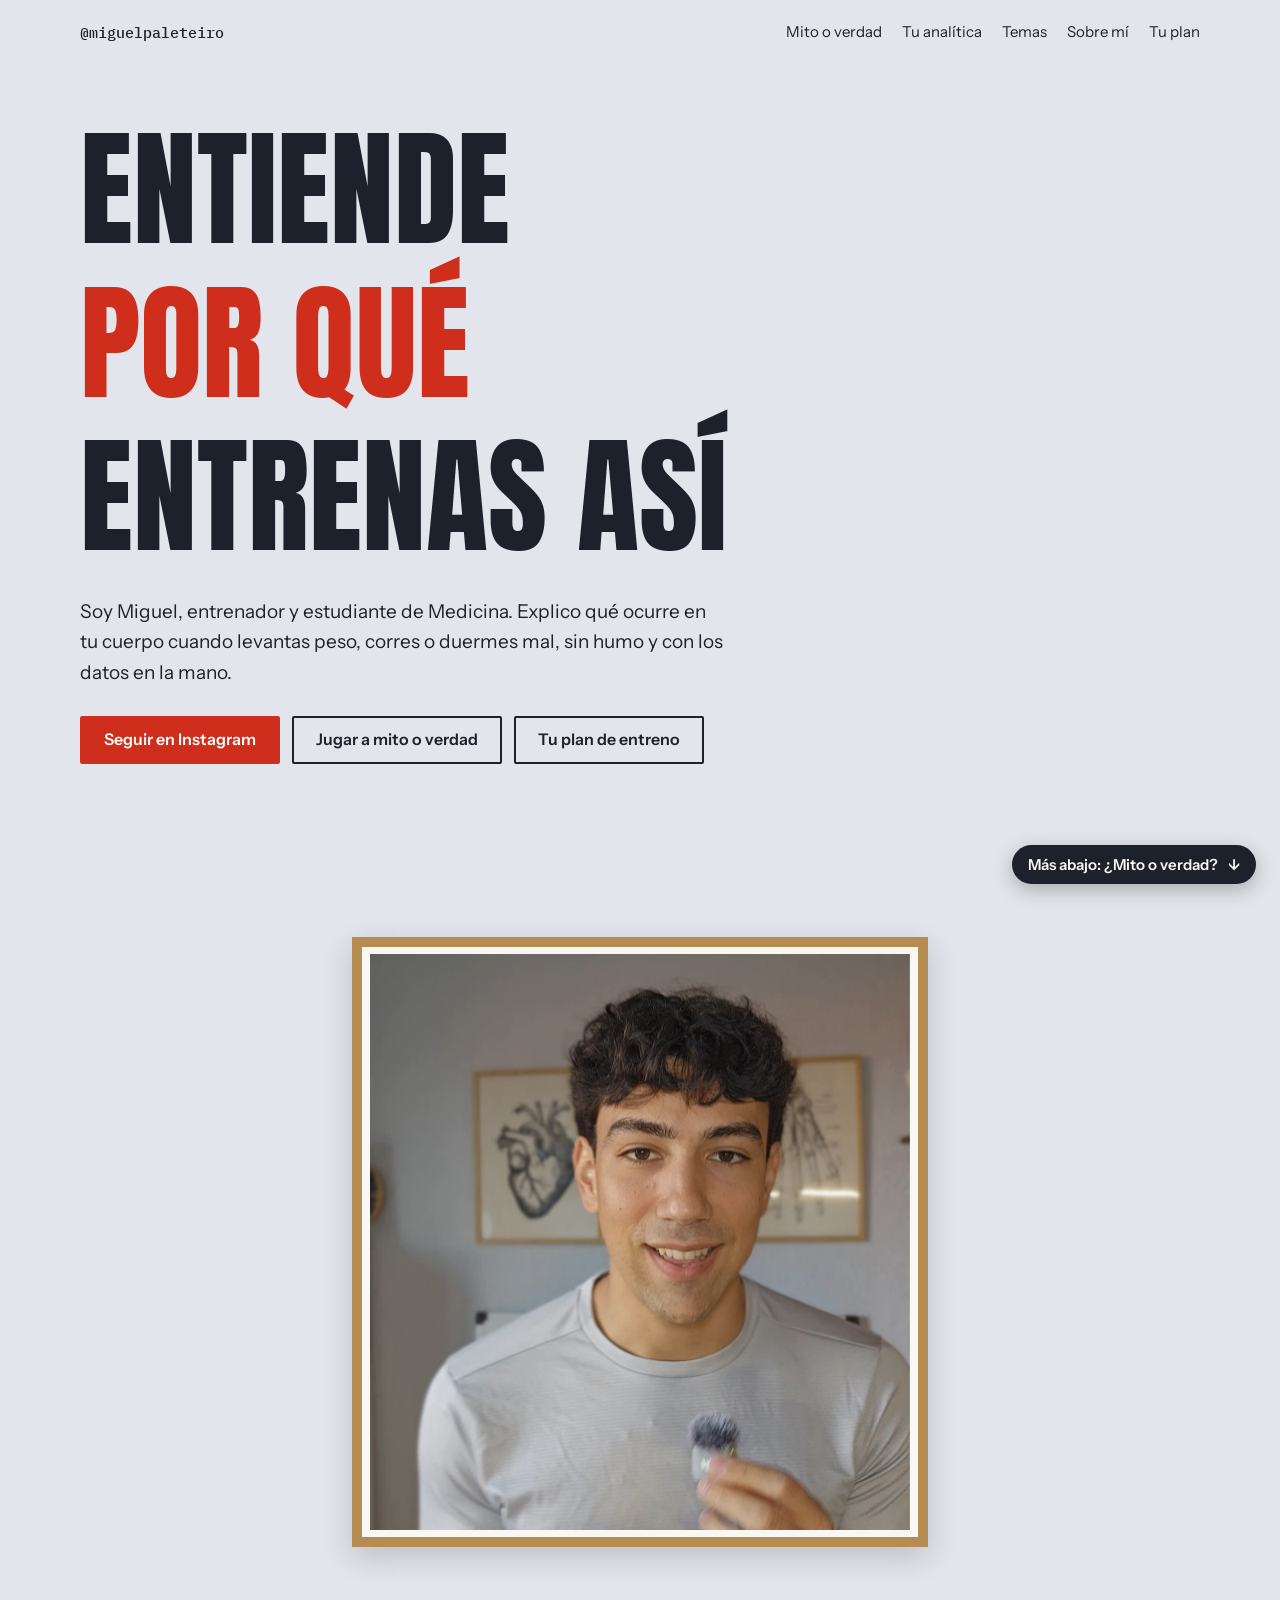
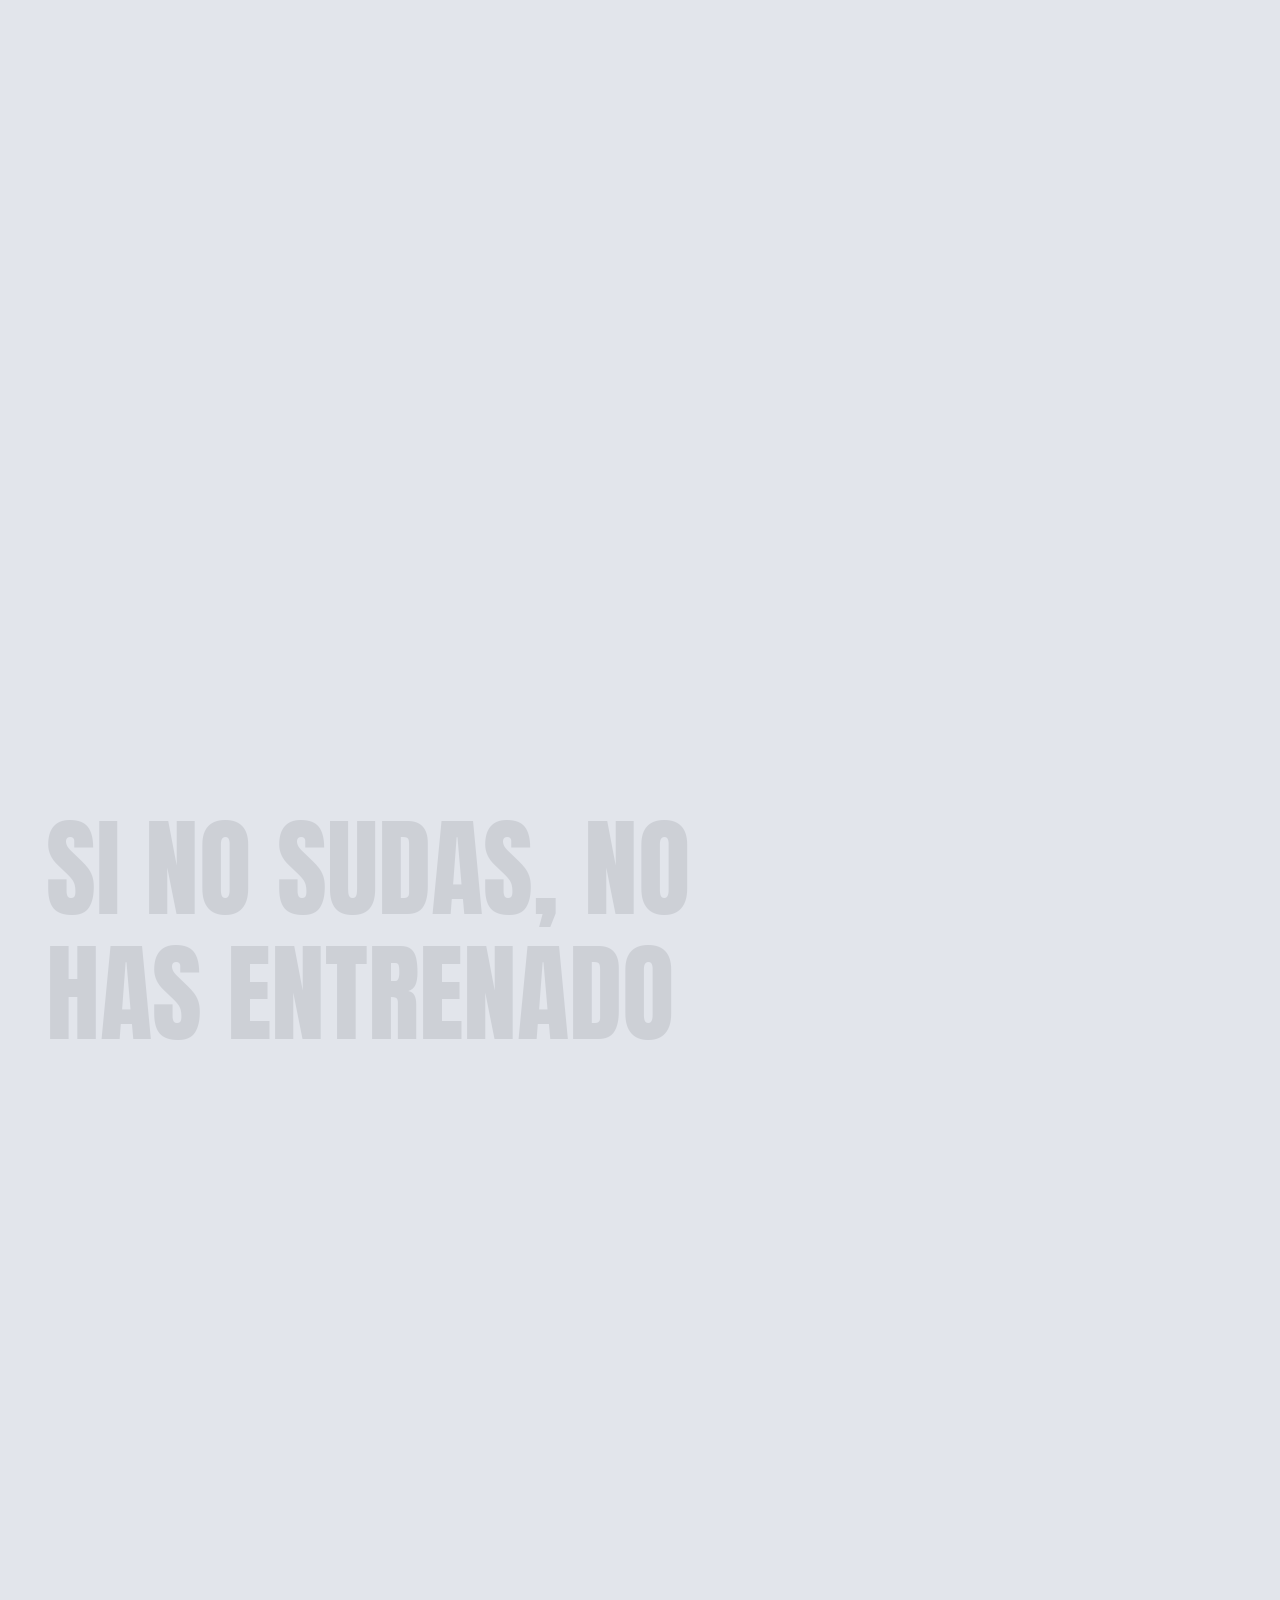
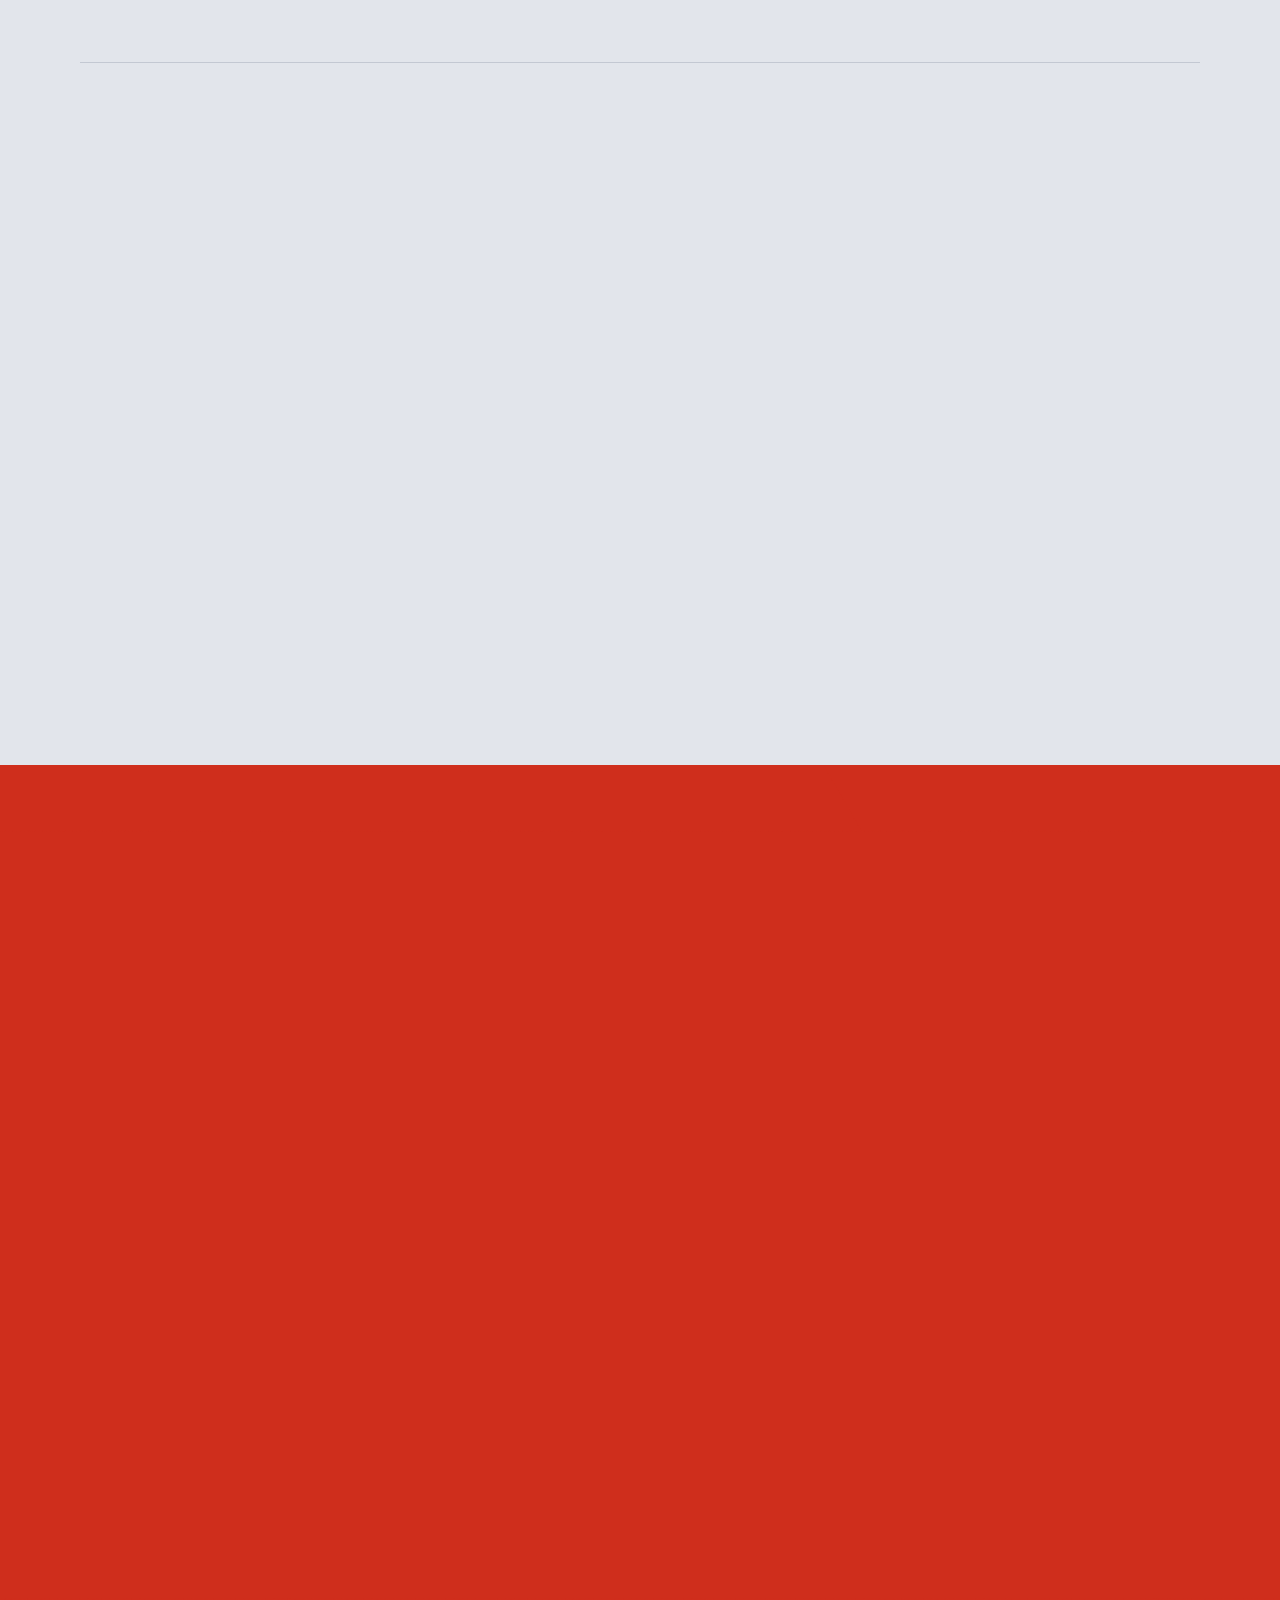
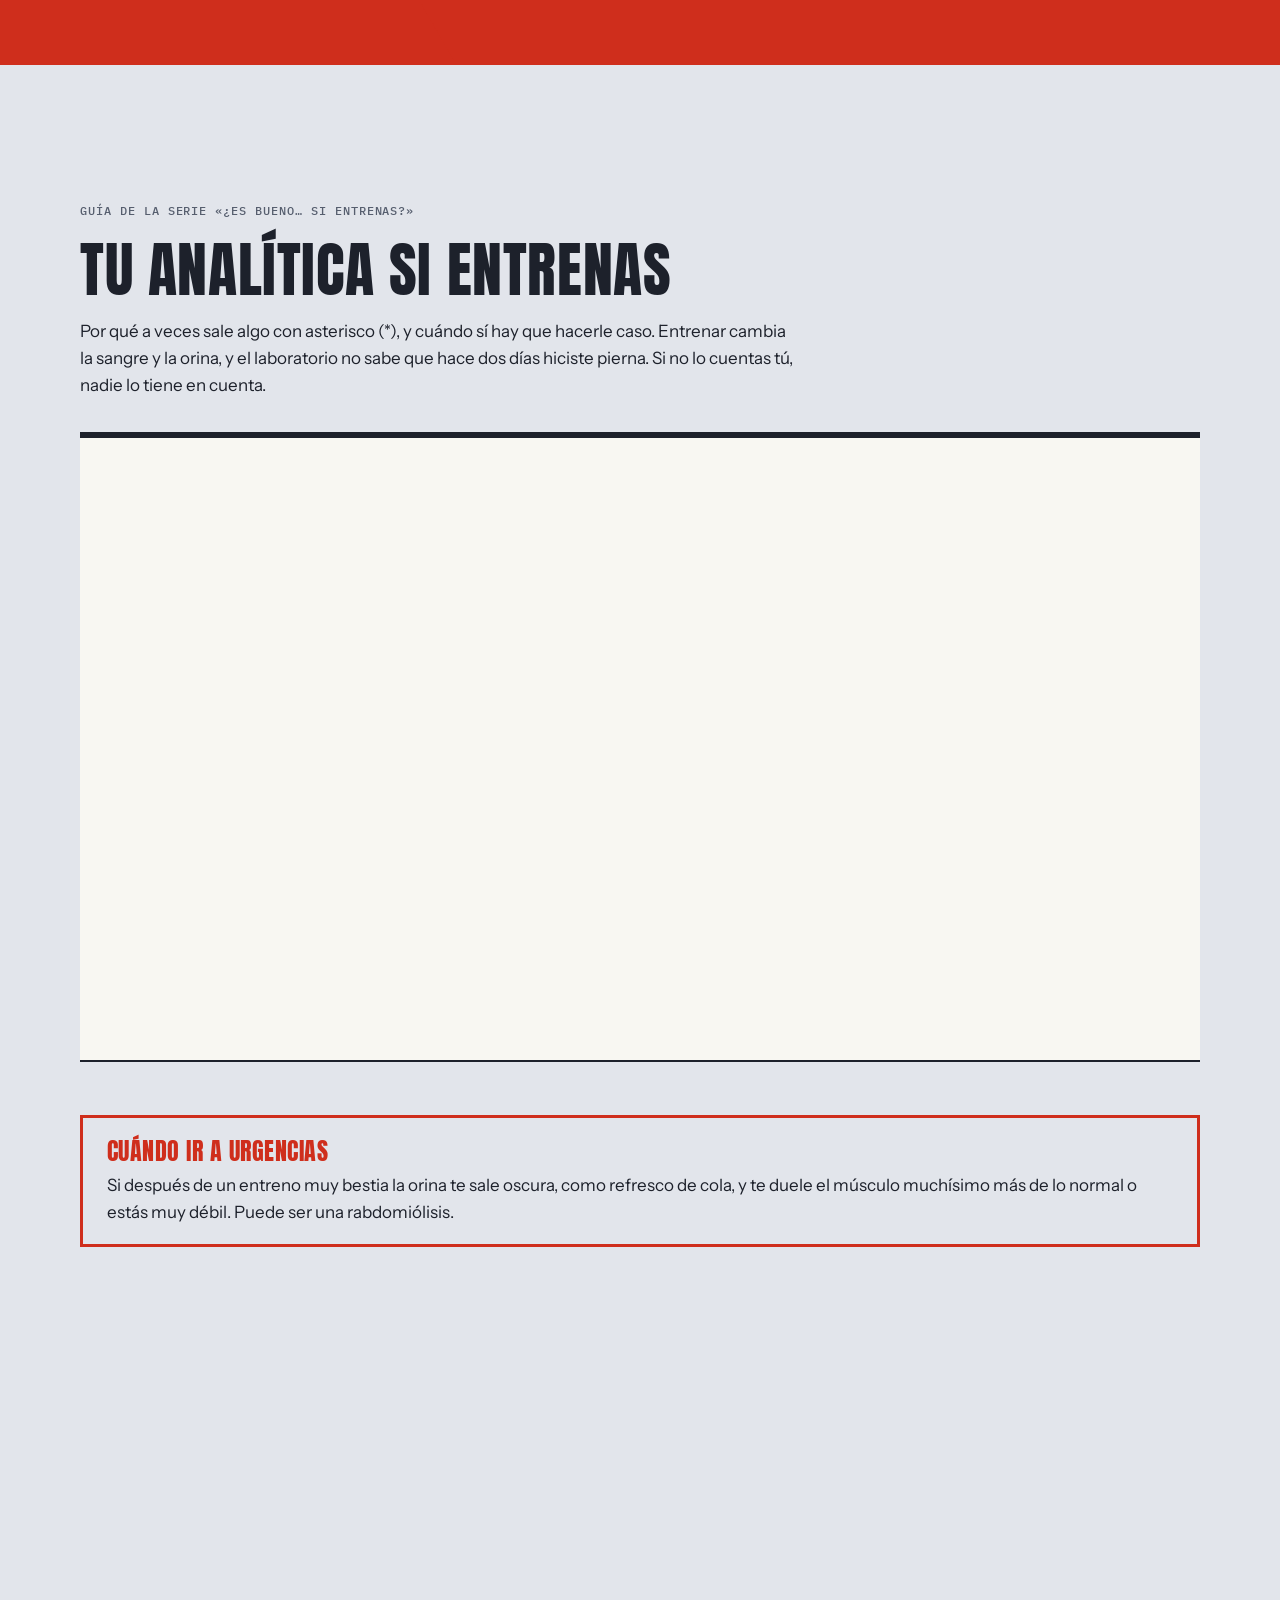
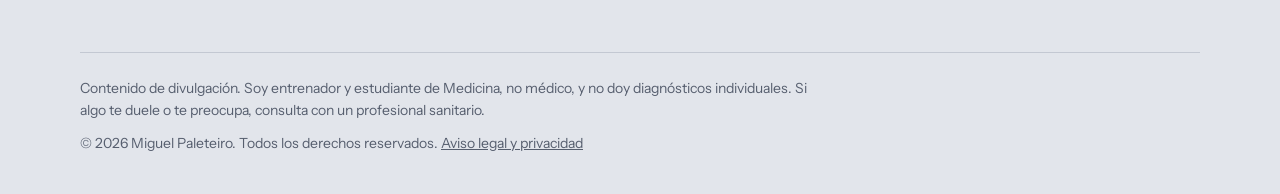
<file: index.html>
<!doctype html>
<html lang="es">
<head>
<meta charset="utf-8">
<meta http-equiv="Content-Security-Policy" content="default-src 'self'; script-src 'sha256-bq2jq2vCAW+FGM5813E9kYoXA0AKdSx2CJ0qTPipt7M=' 'sha256-uAU8ADbEOQX37e5mmuEqlQjtMWP0KHR1EsvQPiPMaOs=' 'sha256-0ES5fY+1BEbX8u5Q6VXnlFy1SNcO+SGcE2ZLy9wReV8='; style-src 'self' 'unsafe-inline'; img-src 'self' data:; font-src 'self'; connect-src 'none'; object-src 'none'; base-uri 'none'; form-action 'none'; frame-src 'none'; manifest-src 'self'; upgrade-insecure-requests">
<meta name="referrer" content="strict-origin-when-cross-origin">
<meta name="viewport" content="width=device-width, initial-scale=1, viewport-fit=cover">
<meta name="description" content="Entrenador y estudiante de Medicina. Qué ocurre en tu cuerpo cuando levantas peso, corres o duermes mal, sin humo y con los datos en la mano.">
<meta property="og:title" content="Miguel Paleteiro">
<meta property="og:description" content="Entrenador y estudiante de Medicina. Qué ocurre en tu cuerpo cuando levantas peso, corres o duermes mal, sin humo y con los datos en la mano.">
<meta property="og:type" content="website">
<meta property="og:locale" content="es_ES">
<meta property="og:url" content="https://miguelpaleteiro.github.io/">
<meta property="og:image" content="https://miguelpaleteiro.github.io/og.jpg">
<meta property="og:image:width" content="1200">
<meta property="og:image:height" content="630">
<meta property="og:image:alt" content="Miguel delante de sus láminas anatómicas, junto al titular «Entiende por qué entrenas así».">
<meta name="twitter:card" content="summary_large_image">
<style>:root{color-scheme:light;padding-top:env(safe-area-inset-top,0px);padding-bottom:env(safe-area-inset-bottom,0px)}body{margin:0}img{max-width:100%}[hidden]{display:none!important}</style>
<title>Miguel Paleteiro</title>
<link rel="icon" href="data:image/svg+xml,%3Csvg xmlns=%22http://www.w3.org/2000/svg%22 viewBox=%220 0 64 64%22%3E%3Crect width=%2264%22 height=%2264%22 rx=%2212%22 fill=%22%23CF2E1C%22/%3E%3Ctext x=%2232%22 y=%2246%22 font-family=%22Arial Black,Arial,sans-serif%22 font-size=%2238%22 font-weight=%22900%22 text-anchor=%22middle%22 fill=%22%23FFFFFF%22%3EM%3C/text%3E%3C/svg%3E">
<meta name="theme-color" content="#E2E5EB" media="(prefers-color-scheme: light)">
<meta name="theme-color" content="#252933" media="(prefers-color-scheme: dark)">
<link rel="stylesheet" href="fonts/fonts.css">
<style>
/* Layout: la pared de su set. Fotos y juego colgados como láminas en marco de roble; titulares como las portadas de sus Reels. */
:root {
  --wall: #E2E5EB;
  --plate: #F8F7F2;
  --ink: #1D212B;
  --muted: #565E6E;
  --line: #C3C8D2;
  --red: #CF2E1C;
  --red-ink: #FFFFFF;
  --oak: #B58C52;
  --display: "Anton", "Oswald", Impact, "Arial Narrow", sans-serif;
  --body: "Instrument Sans", "Segoe UI", system-ui, sans-serif;
  --mono: "IBM Plex Mono", ui-monospace, Consolas, monospace;
}
@media (prefers-color-scheme: dark) {
  :root:not([data-theme="light"]) {
    --wall: #252933; --plate: #30343F; --ink: #F0F1F4; --muted: #AEB4C2;
    --line: #474D5B; --red: #F2553F; --red-ink: #1D212B; --oak: #C9A26B;
    color-scheme: dark;
  }
}
:root[data-theme="dark"] {
  --wall: #252933; --plate: #30343F; --ink: #F0F1F4; --muted: #AEB4C2;
  --line: #474D5B; --red: #F2553F; --red-ink: #1D212B; --oak: #C9A26B;
  color-scheme: dark;
}
* { box-sizing: border-box; }
html { scroll-behavior: smooth; }
body {
  background: var(--wall); color: var(--ink);
  font: 400 1.0625rem/1.6 var(--body);
  padding-left: max(16px, env(safe-area-inset-left, 0px));
  padding-right: max(16px, env(safe-area-inset-right, 0px));
}
.wrap { max-width: 1120px; margin-inline: auto; }
a { color: inherit; }
:focus-visible { outline: 3px solid var(--red); outline-offset: 3px; }
h1, h2, h3 { margin: 0; font-weight: 400; text-wrap: balance; }
p { margin: 0; }
.label { font: 500 .75rem/1.4 var(--mono); letter-spacing: .08em; text-transform: uppercase; color: var(--muted); }
h2 { font: 400 clamp(2.25rem, 6vw, 3.75rem)/1.18 var(--display); text-transform: uppercase; letter-spacing: .01em; }

.btn {
  display: inline-flex; align-items: center; justify-content: center; min-height: 48px;
  padding: 10px 22px; border: 2px solid var(--ink); border-radius: 2px; background: transparent; color: var(--ink);
  font: 600 1rem/1.2 var(--body); text-decoration: none; cursor: pointer;
  transition: transform .12s ease, background-color .12s ease, color .12s ease;
}
.btn:hover { transform: translateY(-2px); }
.btn.solid { background: var(--red); border-color: var(--red); color: var(--red-ink); }

header.top { display: flex; justify-content: space-between; align-items: center; gap: 16px; flex-wrap: wrap; padding-block: 20px; }
header.top a.handle { font: 500 .9375rem var(--mono); text-decoration: none; }
header.top nav { display: flex; flex-wrap: wrap; gap: 6px 20px; font-size: .9375rem; }
header.top nav a { text-decoration: none; white-space: nowrap; }
header.top nav a:hover { text-decoration: underline; text-underline-offset: 4px; }

.hero { display: grid; grid-template-columns: minmax(0, 1.2fr) minmax(0, 1fr); gap: clamp(28px, 5vw, 64px); align-items: center; padding-block: clamp(20px, 4vw, 48px) clamp(48px, 7vw, 88px); }
.hero h1 { font: 400 clamp(3.5rem, 10.5vw, 8rem)/1.2 var(--display); text-transform: uppercase; }
.hero h1 em { font-style: normal; color: var(--red); display: block; }
.hero .lede { max-width: 34em; margin-top: 24px; font-size: 1.1875rem; }
.actions { display: flex; flex-wrap: wrap; gap: 12px; margin-top: 28px; }
.hero .text { min-width: 0; }

.frame { border: 10px solid var(--oak); background: var(--plate); padding: 10px; box-shadow: 0 10px 28px rgb(20 24 34 / .18); }
.fig { position: relative; }
.fig img { display: block; width: 100%; height: auto; aspect-ratio: 900 / 958; object-fit: cover; }
.dot {
  position: absolute; width: 26px; height: 26px; margin: -13px 0 0 -13px; border-radius: 50%;
  display: grid; place-items: center; background: #CF2E1C; color: #FFFFFF;
  font: 500 .8125rem var(--mono); box-shadow: 0 0 0 2px #FFFFFF;
}
.legend { list-style: none; margin: 12px 0 0; padding: 0; display: grid; gap: 6px; font-size: .875rem; line-height: 1.4; }
.legend li { display: grid; grid-template-columns: 1.5em minmax(0, 1fr); }
.legend b { font: 500 .8125rem/1.6 var(--mono); color: var(--red); }

section { padding-block: clamp(48px, 7vw, 88px); border-top: 1px solid var(--line); }
.head { display: grid; gap: 12px; margin-bottom: 32px; max-width: 42em; }

.game { max-width: 780px; }
.game .inner { position: relative; padding: clamp(20px, 4vw, 40px); overflow: hidden; }
.meta { display: flex; justify-content: space-between; gap: 12px; font-variant-numeric: tabular-nums; }
.claim { font: 400 clamp(1.875rem, 5.5vw, 3.25rem)/1.22 var(--display); text-transform: uppercase; margin-block: 20px 24px; padding-right: 8px; min-height: 2.2em; }
.choices { display: grid; grid-template-columns: 1fr 1fr; gap: 12px; }
.choices .btn { width: 100%; font: 400 1.375rem/1 var(--display); letter-spacing: .04em; }
.answer { margin-top: 20px; display: grid; gap: 10px; }
.verdict { font-weight: 700; }
.src { font: 400 .8125rem/1.5 var(--mono); color: var(--muted); }
.stamp {
  width: fit-content; margin-left: 6px; padding: 4px 14px; border: 4px solid var(--red); color: var(--red);
  font: 400 clamp(1.75rem, 5vw, 2.75rem)/1.1 var(--display); letter-spacing: .05em;
  transform: rotate(-5deg);
  animation: stamp .22s cubic-bezier(.2, 1.5, .4, 1);
}
.stamp.ok { border-color: var(--ink); color: var(--ink); }
@keyframes stamp { from { transform: rotate(-5deg) scale(2); opacity: 0; } to { transform: rotate(-5deg) scale(1); opacity: 1; } }

.lab { background: var(--plate); border-top: 6px solid var(--ink); border-bottom: 2px solid var(--ink); }
.lab-row, .lab summary { display: grid; grid-template-columns: minmax(0, .7fr) minmax(0, 1.5fr) minmax(0, 1.5fr) 20px; gap: 20px; align-items: start; padding: 14px clamp(14px, 2.5vw, 24px); }
.lab-row { border-bottom: 2px solid var(--ink); }
.lab details + details { border-top: 1px solid var(--line); }
.lab summary { cursor: pointer; list-style: none; transition: background-color .12s ease; }
.lab summary::-webkit-details-marker { display: none; }
.lab summary:hover { background: var(--wall); }
.lab .val { font: 500 1.0625rem/1.5 var(--mono); }
.lab .val i { font-style: normal; color: var(--red); }
.lab .k { display: none; }
.lab .more { font: 500 1.25rem/1.2 var(--mono); color: var(--muted); text-align: right; }
.lab details[open] .more { transform: rotate(45deg); }
.lab .body { display: grid; gap: 10px; max-width: 46em; padding: 0 clamp(14px, 2.5vw, 24px) 20px; }
.hint { margin-top: 12px; }
.alert { display: grid; gap: 6px; margin-top: 24px; padding: 18px clamp(14px, 2.5vw, 24px); border: 3px solid var(--red); }
.alert strong { font: 400 1.5rem/1.25 var(--display); text-transform: uppercase; letter-spacing: .02em; color: var(--red); }
.prep { margin-top: 48px; }
.prep h3 { font: 400 clamp(1.75rem, 4vw, 2.25rem)/1.2 var(--display); text-transform: uppercase; padding-bottom: 12px; border-bottom: 3px solid var(--ink); }
.prep ol { list-style: none; margin: 0; padding: 0; }
.prep li { display: grid; grid-template-columns: minmax(0, 11em) minmax(0, 1fr); gap: 20px; padding-block: 14px; border-bottom: 1px solid var(--line); }
.prep li .label { padding-top: 4px; }
.lab-foot { display: grid; gap: 14px; margin-top: 28px; max-width: 46em; }
.sources summary { cursor: pointer; font-weight: 600; }
.sources ol { margin: 12px 0 0; padding-left: 1.4em; display: grid; gap: 8px; font-size: .875rem; line-height: 1.5; color: var(--muted); overflow-wrap: anywhere; }
.fine { font-size: .875rem; color: var(--muted); }

.rank { display: grid; grid-template-columns: repeat(2, minmax(0, 1fr)); gap: clamp(24px, 5vw, 56px); }
.rank > div { min-width: 0; }
.rank h3 { font: 400 1.75rem/1.1 var(--display); text-transform: uppercase; padding-bottom: 12px; border-bottom: 3px solid var(--ink); }
.rank ol { list-style: none; margin: 0; padding: 0; }
.rank li { display: flex; justify-content: space-between; align-items: baseline; gap: 16px; padding-block: 14px; border-bottom: 1px solid var(--line); }
.rank li span:last-child { font: 500 1rem var(--mono); font-variant-numeric: tabular-nums; color: var(--muted); white-space: nowrap; }
.note { margin-top: 20px; }

.about { display: grid; grid-template-columns: minmax(0, 1.2fr) minmax(0, 1fr); gap: clamp(28px, 5vw, 64px); align-items: start; }
.about .copy { display: grid; gap: 16px; max-width: 36em; min-width: 0; }
.soon { display: grid; gap: 12px; padding: clamp(20px, 3vw, 28px); min-width: 0; }
.soon h3 { font: 400 clamp(1.75rem, 4vw, 2.25rem)/1.2 var(--display); text-transform: uppercase; }
.soon .label { color: var(--red); }

.closing { text-align: left; }
.closing h2 { font-size: clamp(2.75rem, 9vw, 6.5rem); max-width: 12em; }
.closing p { margin-top: 18px; max-width: 34em; }
footer { padding-block: 24px 40px; border-top: 1px solid var(--line); font-size: .875rem; color: var(--muted); }
footer p { max-width: 52em; }

@media (max-width: 760px) {
  .hero, .about, .rank { grid-template-columns: minmax(0, 1fr); }
  .frame { border-width: 8px; padding: 8px; }
  .lab-row { display: none; }
  .lab summary { grid-template-columns: minmax(0, 1fr) 20px; gap: 8px 12px; }
  .lab summary .val { grid-column: 1; grid-row: 1; }
  .lab summary .more { grid-column: 2; grid-row: 1; }
  .lab summary .cell { grid-column: 1 / -1; }
  .lab .k { display: block; margin-bottom: 2px; }
  .prep li { grid-template-columns: minmax(0, 1fr); gap: 2px; }
}
@media (prefers-reduced-motion: reduce) {
  html { scroll-behavior: auto; }
  .btn, .stamp { transition: none; animation: none; }
}

/* Guía de scroll: barra de progreso arriba y botón «Más abajo» */
.progreso-lectura { position: fixed; top: 0; left: 0; height: 3px; width: 100%; background: var(--red); transform-origin: 0 50%; transform: scaleX(0); z-index: 60; pointer-events: none; }
.mas-abajo { position: fixed; left: 50%; bottom: max(16px, env(safe-area-inset-bottom)); transform: translate(-50%, 0); z-index: 40; display: inline-flex; align-items: center; gap: 10px; max-width: calc(100vw - 32px); padding: 10px 16px; border: 0; border-radius: 999px; background: var(--ink); color: var(--plate); font: 600 .9375rem var(--body); box-shadow: 0 6px 20px rgba(0,0,0,.25); cursor: pointer; transition: opacity .25s, transform .25s; }
.mas-abajo[hidden] { display: inline-flex; opacity: 0; transform: translate(-50%, 16px); pointer-events: none; }
.mas-abajo .txt { overflow: hidden; text-overflow: ellipsis; white-space: nowrap; }
.mas-abajo .flecha { display: inline-block; animation: baja 1.4s ease-in-out infinite; }
@keyframes baja { 0%, 100% { transform: translateY(-2px); } 50% { transform: translateY(3px); } }
@media (min-width: 761px) { .mas-abajo { left: auto; right: 24px; transform: none; } .mas-abajo[hidden] { transform: translateY(16px); } }
@media (prefers-reduced-motion: reduce) { .mas-abajo .flecha { animation: none; } .mas-abajo { transition: none; } }
/* Podio del top 3 */
.rank ol.podium { display: grid; grid-template-columns: repeat(3, minmax(0, 1fr)); gap: 8px; align-items: end; margin-top: 20px; overflow: hidden; }
.rank .podium li { display: grid; grid-template-columns: minmax(0, 1fr); justify-content: stretch; gap: 8px; align-items: end; min-width: 0; padding: 0; border: 0; text-align: center; }
.podium .p-name { display: block; padding: 6px 2px; font: 600 clamp(.8125rem, 3.5vw, .9375rem)/1.25 var(--body); text-decoration: underline; text-underline-offset: 3px; text-decoration-color: var(--line); overflow-wrap: break-word; hyphens: auto; }
.podium .p-name:hover { color: var(--red); }
.podium .p-bar { display: grid; justify-items: center; padding-top: 10px; background: var(--plate); border-top: 4px solid var(--oak); font: 400 clamp(1.75rem, 8vw, 2.5rem)/1.2 var(--display); }
.podium .p1 { order: 2; }
.podium .p2 { order: 1; }
.podium .p3 { order: 3; }
.podium .p1 .p-bar { height: 160px; background: var(--red); border-color: var(--red); color: var(--red-ink); }
.podium .p2 .p-bar { height: 112px; }
.podium .p3 .p-bar { height: 78px; }

/* Escenas ligadas al scroll, pensadas primero para movil. Solo existen con la clase .motion. */
html.motion { overflow-x: hidden; overflow-anchor: none; }
.motion body, .motion main, .motion section, .motion .stage { overflow-anchor: none; }
.motion body { overflow-x: clip; max-width: 100%; }
.motion .wrap { overflow-x: visible; }
.motion main > section:not(.closing) { overflow-x: clip; overflow-y: visible; }
.motion .hero { overflow-x: clip; overflow-y: visible; }
.motion .hero { grid-template-columns: minmax(0, 1fr); padding-block-end: 28px; }
.motion .hero > .frame { display: none; }
.motion .hero h1 span.line { display: block; will-change: transform; }
.motion .w { display: inline-block; overflow: hidden; vertical-align: bottom; padding-block: .24em .1em; margin-block: -.24em -.1em; }
.motion .wi { display: inline-block; will-change: transform; }

.stage { position: relative; width: var(--vw, 100vw); margin-left: calc(50% - var(--vw, 100vw) / 2); }
/* 100vh es la pantalla entera con la barra del movil oculta, para que nada se corte al esconderse */
.stage-in { position: sticky; top: 0; height: 100vh; overflow: hidden; background: var(--wall); }

/* Lamina */
.lam-oak { position: absolute; border: 10px solid var(--oak); background: var(--plate); box-shadow: 0 10px 28px rgb(20 24 34 / .18); }
.lam-img { position: absolute; max-width: none; display: block; will-change: transform, clip-path; }
.lam-line { position: absolute; height: 2px; background: #FFFFFF; transform-origin: 0 50%; box-shadow: 0 0 4px rgb(0 0 0 / .5); }
.lam-dot { position: absolute; width: 18px; height: 18px; margin: -9px 0 0 -9px; border-radius: 50%; background: #CF2E1C; box-shadow: 0 0 0 3px #FFFFFF; }
.lam-tag { position: absolute; width: min(46vw, 260px); padding: 10px 12px; background: var(--plate); color: var(--ink); font-size: .9375rem; line-height: 1.3; font-weight: 600; box-shadow: 0 6px 18px rgb(20 24 34 / .28); }
.lam-tag small { display: block; margin-bottom: 3px; font: 500 .6875rem/1.3 var(--mono); letter-spacing: .06em; text-transform: uppercase; color: var(--red); }

/* Frase y sello */
.fa-in { display: grid; place-items: center; padding-inline: max(20px, env(safe-area-inset-left, 0px)); }
.fa-claim { max-width: 11em; margin-bottom: 18svh; font: 400 min(15vw, 12svh, 8.5rem)/1.16 var(--display); text-transform: uppercase; text-wrap: balance; }
.fa-stamp { position: absolute; left: 50%; top: 74%; padding: 2px 18px; border: 7px solid var(--red); color: var(--red); background: var(--wall); font: 400 min(21vw, 15svh, 10rem)/1.12 var(--display); letter-spacing: .04em; white-space: nowrap; opacity: 0; }
.fa-wipe { position: absolute; inset: 0; display: grid; place-items: center; align-content: center; gap: 12px; padding-inline: 20px; background: var(--red); color: var(--red-ink); text-align: center; clip-path: circle(0 at 50% 74%); }
.fa-wipe strong { font: 400 min(17vw, 16svh, 9rem)/1.16 var(--display); text-transform: uppercase; font-weight: 400; }
.fa-wipe span { font-size: 1.125rem; font-weight: 600; }

/* Asterisco */
.stage-in.as-in { background: transparent; pointer-events: none; }
.stage:has(> .as-in) { z-index: 2; pointer-events: none; }
.motion .closing > .stage { pointer-events: none; }
.motion section#analitica { position: relative; z-index: 1; margin-top: -100vh; padding-top: 48px; border-top: 0; }
.as-big { position: absolute; left: 50%; top: 50%; width: 100px; height: 100px; margin: -50px 0 0 -50px; color: var(--red); will-change: transform; z-index: 2; pointer-events: none; }
.aster { display: inline-block; width: .5em; height: .5em; margin-left: .08em; vertical-align: .55em; visibility: hidden; color: var(--red); }
.aster svg { display: block; }

/* Aviso */
.motion .alert { position: relative; overflow: hidden; transition: color .15s ease; }
.motion .alert > * { position: relative; z-index: 1; transition: color .15s ease; }
.motion .alert > .alert-fill { position: absolute; z-index: 0; inset: 0; background: var(--red); transform-origin: 0 50%; transform: scaleX(0); }
.motion .alert.lit, .motion .alert.lit strong, .motion .alert.lit p { color: var(--red-ink); }

/* Cierre */
.motion section.closing { padding: 0; border: 0; }
.motion .closing > .stage { z-index: 3; margin-top: -45vh; margin-top: -45svh; }
.stage-in.cl-in { background: transparent; pointer-events: none; }
.cl-bg { position: absolute; inset: 0; display: grid; align-content: center; gap: 22px; padding-inline: max(20px, env(safe-area-inset-left, 0px)); background: var(--ink); clip-path: inset(100% 0 0 0); will-change: clip-path; }
.cl-bg > * { color: var(--wall); }
.motion .closing .cl-bg > * { width: 100%; max-width: 1120px; margin-inline: auto; }
.motion .closing h2.big { font-size: min(15.5vw, 13.5vh, 8.5rem); font-size: min(15.5vw, 13.5svh, 8.5rem); line-height: 1.16; max-width: 11em; }
.motion .closing .actions { margin: 0; }
.motion .closing .btn.solid { color: var(--red-ink); }
</style>
</head>
<body>

<div class="wrap">
  <header class="top">
    <a class="handle" href="https://www.instagram.com/miguelpaleteiro/">@miguelpaleteiro</a>
    <nav aria-label="Secciones">
      <a href="#juego">Mito o verdad</a>
      <a href="#analitica">Tu analítica</a>
      <a href="#temas">Temas</a>
      <a href="#sobre-mi">Sobre mí</a>
      <a href="entreno/">Tu plan</a>
    </nav>
  </header>

  <main>
    <div class="hero">
      <div class="text">
        <h1>Entiende <em>por qué</em> entrenas así</h1>
        <p class="lede">Soy Miguel, entrenador y estudiante de Medicina. Explico qué ocurre en tu cuerpo cuando levantas peso, corres o duermes mal, sin humo y con los datos en la mano.</p>
        <div class="actions">
          <a class="btn solid" href="https://www.instagram.com/miguelpaleteiro/">Seguir en Instagram</a>
          <a class="btn" href="#juego">Jugar a mito o verdad</a>
          <a class="btn" href="entreno/">Tu plan de entreno</a>
        </div>
      </div>
      <figure class="frame" style="margin:0">
        <div class="fig">
          <img src="miguel.jpg" width="900" height="958" alt="Miguel hablando a cámara delante de dos láminas anatómicas enmarcadas, una de un corazón y otra de una mano.">
          <span class="dot" style="left:31%;top:36%" aria-hidden="true">1</span>
          <span class="dot" style="left:26%;top:74%" aria-hidden="true">2</span>
          <span class="dot" style="left:84%;top:32%" aria-hidden="true">3</span>
        </div>
        <ol class="legend">
          <li><b>1</b><span>Lámina del corazón. Estudio 4.º de Medicina.</span></li>
          <li><b>2</b><span>Ropa de entrenar. Entrenador personal titulado (TSAF).</span></li>
          <li><b>3</b><span>Lámina de la mano. Si cuento un dato, cuento de dónde sale.</span></li>
        </ol>
      </figure>
    </div>

    <section id="juego" aria-labelledby="juego-t">
      <div class="head">
        <p class="label">Seis frases de gimnasio</p>
        <h2 id="juego-t">¿Mito o verdad?</h2>
        <p>Las he oído todas entrenando. Elige y mira qué dice la evidencia.</p>
      </div>
      <div class="game frame">
        <div class="inner" id="game">
          <div class="meta label"><span id="progress"></span><span id="score"></span></div>
          <p class="claim" id="claim" aria-live="polite"></p>
          <div class="choices" id="choices">
            <button class="btn" id="btn-mito" type="button">Mito</button>
            <button class="btn" id="btn-verdad" type="button">Verdad</button>
          </div>
          <div class="stamp" id="stamp" hidden></div>
          <div class="answer" id="answer" hidden>
            <p id="why" aria-live="polite"></p>
            <p class="src" id="src"></p>
            <div class="actions" style="margin-top:6px">
              <button class="btn solid" id="next" type="button">Siguiente</button>
              <a class="btn" id="ig-end" href="https://www.instagram.com/miguelpaleteiro/" hidden>Propón el próximo mito</a>
            </div>
          </div>
        </div>
      </div>
    </section>

    <section id="analitica" aria-labelledby="analitica-t">
      <div class="head">
        <p class="label">Guía de la serie «¿Es bueno… si entrenas?»</p>
        <h2 id="analitica-t">Tu analítica si entrenas</h2>
        <p>Por qué a veces sale algo con asterisco (*), y cuándo sí hay que hacerle caso. Entrenar cambia la sangre y la orina, y el laboratorio no sabe que hace dos días hiciste pierna. Si no lo cuentas tú, nadie lo tiene en cuenta.</p>
      </div>

      <div class="lab">
        <div class="lab-row label" aria-hidden="true"><span>Valor</span><span>Por qué puede salir alterado si entrenas</span><span>Cuándo consultar</span><span></span></div>

        <details open>
          <summary>
            <span class="val">CK <i>*</i></span>
            <span class="cell"><span class="k label">Si entrenas</span>Sube mucho tras entrenos duros o ejercicios nuevos.</span>
            <span class="cell"><span class="k label">Consulta</span>Orina oscura, dolor desproporcionado o debilidad: urgencias.</span>
            <span class="more" aria-hidden="true">+</span>
          </summary>
          <div class="body">
            <p>La creatina quinasa es una enzima que está sobre todo en el músculo. Cuando entrenas fuerte, sobre todo con un ejercicio nuevo o con mucha bajada controlada, se dañan pequeñas fibras musculares y pasa a la sangre.</p>
          </div>
        </details>

        <details>
          <summary>
            <span class="val">GOT / GPT <i>*</i></span>
            <span class="cell"><span class="k label">Si entrenas</span>Pueden seguir altas una semana o más tras entrenar con pesas.</span>
            <span class="cell"><span class="k label">Consulta</span>Siguen altas en reposo o también sube la GGT.</span>
            <span class="more" aria-hidden="true">+</span>
          </summary>
          <div class="body">
            <p>También se llaman AST y ALT. Tienen fama de ser «del hígado», pero el músculo también tiene. En un estudio sueco, quince hombres sanos que no solían hacer pesas entrenaron una hora con pesas: estas enzimas subieron y seguían altas una semana después.</p>
            <p>Hay una pista útil. En ese estudio la GGT, mucho más del hígado que del músculo, se quedó normal. Unas transaminasas altas con la CK alta y la GGT normal suelen apuntar al músculo. Es algo para comentar con tu médico, no un diagnóstico.</p>
            <p>Conviene repetir la analítica si siguen altas tras una o dos semanas sin entrenar duro, si sube la GGT o si salen altas sin haber entrenado.</p>
          </div>
        </details>

        <details>
          <summary>
            <span class="val">LDH <i>*</i></span>
            <span class="cell"><span class="k label">Si entrenas</span>Sube con el daño muscular.</span>
            <span class="cell"><span class="k label">Consulta</span>Sigue alta en reposo.</span>
            <span class="more" aria-hidden="true">+</span>
          </summary>
          <div class="body">
            <p>Está repartida por casi todo el cuerpo. En el estudio de las pesas subió junto a la CK y las transaminasas.</p>
          </div>
        </details>

        <details>
          <summary>
            <span class="val">Creatinina <i>*</i></span>
            <span class="cell"><span class="k label">Si entrenas</span>Sube con más músculo o si tomas creatina.</span>
            <span class="cell"><span class="k label">Consulta</span>Va subiendo o hay proteínas en la orina.</span>
            <span class="more" aria-hidden="true">+</span>
          </summary>
          <div class="body">
            <p>Es un desecho del músculo que elimina el riñón, y por eso se usa para calcular el filtrado glomerular del informe. El filtrado puede salir algo más bajo aunque el riñón esté perfectamente. En gente sana que toma dosis normales de creatina no se ha visto daño renal.</p>
            <p>Dile a tu médico si tomas creatina y no entrenes fuerte el día antes. Si aun así hay dudas, existe la cistatina C, un marcador que depende mucho menos del músculo. Míralo con calma también si tienes tensión alta, diabetes o algún problema de riñón ya conocido.</p>
          </div>
        </details>

        <details>
          <summary>
            <span class="val">Hemoglobina <i>*</i></span>
            <span class="cell"><span class="k label">Si entrenas</span>Baja un poco por la dilución del plasma.</span>
            <span class="cell"><span class="k label">Consulta</span>Con ferritina o VCM bajos, o cansancio sin explicación.</span>
            <span class="more" aria-hidden="true">+</span>
          </summary>
          <div class="body">
            <p>Si corres, nadas o vas en bici a menudo, el cuerpo aumenta el volumen de plasma. Los glóbulos rojos siguen ahí, repartidos en más líquido, así que la concentración baja. Se llama pseudoanemia dilucional, es una adaptación normal y desaparece en unos 35 días si dejas de entrenar.</p>
          </div>
        </details>

        <details>
          <summary>
            <span class="val">Ferritina <i>*</i></span>
            <span class="cell"><span class="k label">Si entrenas</span>Puede ir bajando si entrenas mucho.</span>
            <span class="cell"><span class="k label">Consulta</span>Cansancio y peor recuperación.</span>
            <span class="more" aria-hidden="true">+</span>
          </summary>
          <div class="body">
            <p>Refleja tus reservas de hierro, y puede estar baja sin que lo notes. El ejercicio intenso sube durante unas horas la hepcidina, que frena la absorción de hierro. Si le sumas lo que se pierde con el sudor o la menstruación y comer menos de lo que gastas, las reservas pueden ir bajando. Entre deportistas, el déficit de hierro aparece en torno al 15–35 % de las mujeres y al 5–11 % de los hombres.</p>
            <p>Un detalle que despista: la ferritina sube con la inflamación, así que tras una semana muy dura o con un catarro puede salir normal aunque las reservas estén bajas. Y no tomes hierro por tu cuenta «por si acaso», porque el exceso también da problemas.</p>
          </div>
        </details>

        <details>
          <summary>
            <span class="val">Orina <i>*</i></span>
            <span class="cell"><span class="k label">Si entrenas</span>Proteínas o sangre tras un esfuerzo intenso.</span>
            <span class="cell"><span class="k label">Consulta</span>Se repite en reposo o la sangre se ve a simple vista.</span>
            <span class="more" aria-hidden="true">+</span>
          </summary>
          <div class="body">
            <p>Durante el ejercicio el riñón filtra de otra manera y deja pasar más cosas, normalmente de forma invisible a simple vista. Suele desaparecer en poco tiempo. Si sale algo, lo normal es repetirlo tras unos días de descanso.</p>
          </div>
        </details>
      </div>
      <p class="hint label">Toca un valor para leer la explicación</p>

      <div class="alert" role="note">
        <strong>Cuándo ir a urgencias</strong>
        <p>Si después de un entreno muy bestia la orina te sale oscura, como refresco de cola, y te duele el músculo muchísimo más de lo normal o estás muy débil. Puede ser una rabdomiólisis.</p>
      </div>

      <div class="prep">
        <h3>Lo que yo haría antes de una analítica</h3>
        <ol>
          <li><span class="label">Una semana antes</span><span>Sin entrenos de fuerza muy intensos ni ejercicios nuevos. Si no puedes, al menos no entrenes duro los días justo antes.</span></li>
          <li><span class="label">El día anterior</span><span>Nada intenso, sobre todo si también te analizan la orina.</span></li>
          <li><span class="label">Ese día</span><span>Ve bien hidratado.</span></li>
          <li><span class="label">En la consulta</span><span>Cuenta qué entrenas, cuándo fue tu último entreno fuerte y qué suplementos tomas.</span></li>
          <li><span class="label">Si algo sale alterado</span><span>No te automediques. Muchas veces basta con repetir la prueba tras unos días de descanso, y eso lo decide tu médico.</span></li>
        </ol>
      </div>

      <div class="lab-foot">
        <p>¿Hay otro valor de tu analítica que no terminas de entender? <a href="https://www.instagram.com/miguelpaleteiro/">Escríbeme en Instagram</a>, que igual sale vídeo.</p>
        <details class="sources">
          <summary>Fuentes</summary>
          <ol>
            <li>Pettersson J, Hindorf U, Persson P, et al. Muscular exercise can cause highly pathological liver function tests in healthy men. Br J Clin Pharmacol. 2008;65(2):253-259. doi:10.1111/j.1365-2125.2007.03001.x</li>
            <li>Tackett J, Reynolds AS, Dickerman RD. Enzyme elevations with muscle injury: know what to look for! Br J Clin Pharmacol. 2008;66(5):725. doi:10.1111/j.1365-2125.2008.03244.x</li>
            <li>Torres PA, Helmstetter JA, Kaye AM, Kaye AD. Rhabdomyolysis: pathogenesis, diagnosis, and treatment. Ochsner J. 2015;15(1):58-69.</li>
            <li>Kreider RB, Kalman DS, Antonio J, et al. International Society of Sports Nutrition position stand: safety and efficacy of creatine supplementation in exercise, sport, and medicine. J Int Soc Sports Nutr. 2017;14:18. doi:10.1186/s12970-017-0173-z</li>
            <li>Shaskey DJ, Green GA. Sports haematology. Sports Med. 2000;29(1):27-38.</li>
            <li>Sim M, Garvican-Lewis LA, Cox GR, et al. Iron considerations for the athlete: a narrative review. Eur J Appl Physiol. 2019;119(7):1463-1478. doi:10.1007/s00421-019-04157-y</li>
            <li>Bellinghieri G, Savica V, Santoro D. Renal alterations during exercise. J Ren Nutr. 2008;18(1):158-164.</li>
          </ol>
        </details>
        <p class="fine">Esta guía es divulgativa. No sustituye la valoración de un profesional sanitario ni sirve para diagnosticar ni tratar ninguna enfermedad. Ante cualquier resultado alterado o síntoma, consulta con tu médico.</p>
      </div>
    </section>

    <section id="temas" aria-labelledby="temas-t">
      <div class="head">
        <p class="label">Según los datos de Instagram</p>
        <h2 id="temas-t">Lo que más os ha servido</h2>
        <p>Los Reels que la gente ha guardado para usarlos y los que ha mandado a alguien. Toca uno para verlo.</p>
      </div>
      <div class="rank">
        <div>
          <h3>Más guardados</h3>
          <ol class="podium">
            <!-- top:guardados:inicio -->
            <li class="p1"><a class="p-name" href="https://www.instagram.com/reel/Dcakpibo4n5/">Tendinitis</a><div class="p-bar">1.º</div></li>
            <li class="p2"><a class="p-name" href="https://www.instagram.com/reel/DalWIpKozjB/">Dormir menos de 5 horas</a><div class="p-bar">2.º</div></li>
            <li class="p3"><a class="p-name" href="https://www.instagram.com/reel/DdbnokioN4P/">Empezar a correr</a><div class="p-bar">3.º</div></li>
            <!-- top:guardados:fin -->
          </ol>
        </div>
        <div>
          <h3>Más compartidos</h3>
          <ol class="podium">
            <!-- top:compartidos:inicio -->
            <li class="p1"><a class="p-name" href="https://www.instagram.com/reel/DfuR2VnowfO/">Andar rápido o pasear</a><div class="p-bar">1.º</div></li>
            <li class="p2"><a class="p-name" href="https://www.instagram.com/reel/DaQBOxio5gk/">Transaminasas</a><div class="p-bar">2.º</div></li>
            <li class="p3"><a class="p-name" href="https://www.instagram.com/reel/De4oDoNowYj/">Ibuprofeno</a><div class="p-bar">3.º</div></li>
            <!-- top:compartidos:fin -->
          </ol>
        </div>
      </div>
      <p class="note"><a href="https://www.instagram.com/miguelpaleteiro/">Verlos todos en mi perfil</a></p>
    </section>

    <section id="sobre-mi" aria-labelledby="sobre-t">
      <div class="about">
        <div class="copy">
          <p class="label">Sobre mí</p>
          <h2 id="sobre-t">Del gimnasio a la facultad, y vuelta</h2>
          <p>Soy entrenador TSAF y estudio 4.º de Medicina. En clase me explican cómo funciona el cuerpo y en el gimnasio veo cómo se comporta de verdad. Mis vídeos juntan las dos cosas.</p>
          <p>Hago esto para quien ya entrena fuerza o corre y quiere saber el porqué de lo que hace. Grabo en casa, con mis láminas y mi pizarra, y casi siempre termino con una pregunta, porque lo que me contáis en comentarios me da los siguientes temas.</p>
        </div>
        <aside class="soon frame" aria-labelledby="soon-t">
          <p class="label">Próximamente</p>
          <h3 id="soon-t">Asesorías de entrenamiento y hábitos de vida</h3>
          <p>Todavía no están abiertas. Ahora mismo quiero crear una buena comunidad. Cuando llegue el momento, lo contaré primero en Instagram.</p>
          <p>Mientras tanto, ya puedes ver gratis tu primera semana de entrenamiento según tu objetivo, tus días y dónde entrenas: gimnasio, casa sin material o carrera.</p>
          <a class="btn solid" href="entreno/">Hacer el test gratis</a>
        </aside>
      </div>
    </section>

    <section class="closing" aria-labelledby="cierre-t">
      <h2 id="cierre-t">¿Qué te gustaría entender de tu cuerpo?</h2>
      <p>Cuéntamelo en los comentarios de cualquier Reel. Las mejores preguntas acaban siendo el siguiente vídeo.</p>
      <div class="actions"><a class="btn solid" href="https://www.instagram.com/miguelpaleteiro/">Ir a @miguelpaleteiro</a></div>
    </section>
  </main>

  <footer>
    <p>Contenido de divulgación. Soy entrenador y estudiante de Medicina, no médico, y no doy diagnósticos individuales. Si algo te duele o te preocupa, consulta con un profesional sanitario.</p>
    <p style="margin-top:10px">© 2026 Miguel Paleteiro. Todos los derechos reservados. <a href="legal.html">Aviso legal y privacidad</a></p>
  </footer>
</div>

<script>
const ITEMS = [
  { c: "Las agujetas son ácido láctico", a: "mito",
    w: "El lactato vuelve a niveles normales en unos 30 a 60 minutos. Las agujetas aparecen entre 24 y 72 horas después, así que las fechas no cuadran. Se asocian a microdaño muscular e inflamación, sobre todo al bajar el peso.",
    s: "Schwane et al., 1983, Medicine & Science in Sports & Exercise" },
  { c: "El cruzado se rompe en unos 40 milisegundos", a: "verdad",
    w: "Al analizar en vídeo roturas reales, la rodilla se va hacia dentro y gira en los primeros 40 ms tras apoyar. Es más rápido que un parpadeo, y por eso frenar y aterrizar con la rodilla alineada se entrena antes.",
    s: "Koga et al., 2010, American Journal of Sports Medicine" },
  { c: "Hacer abdominales quema la grasa de la barriga", a: "mito",
    w: "En un ensayo, seis semanas de abdominales no redujeron la grasa de la zona. Fortalecen el abdomen, pero no eliges de dónde pierdes grasa.",
    s: "Vispute et al., 2011, Journal of Strength and Conditioning Research" },
  { c: "Las primeras semanas de fuerza mejoras sobre todo por el sistema nervioso", a: "verdad",
    w: "Al principio tu cuerpo aprende a reclutar mejor las fibras que ya tienes. La ganancia de músculo pesa más a medida que pasan las semanas.",
    s: "Moritani y deVries, 1979, American Journal of Physical Medicine" },
  { c: "Estirar antes de entrenar previene lesiones", a: "mito",
    w: "Un metaanálisis no encontró que estirar protegiera de lesiones. El entrenamiento de fuerza sí las redujo de forma clara. Si estirar te sienta bien, puedes seguir haciéndolo, pero no cuentes con ello como prevención.",
    s: "Lauersen et al., 2014, British Journal of Sports Medicine" },
  { c: "Si repites el mismo entreno a la semana, tendrás menos agujetas", a: "verdad",
    w: "Se llama efecto de la serie repetida: el músculo se adapta tras la primera sesión y la siguiente duele bastante menos. Tampoco tener más agujetas significa haber entrenado mejor.",
    s: "McHugh, 2003, Scandinavian Journal of Medicine & Science in Sports" }
];
const $ = id => document.getElementById(id);
/* Orden al azar en cada partida: si no, las respuestas se adivinan por el orden */
function barajar() { for (let k = ITEMS.length - 1; k > 0; k--) { const j = Math.floor(Math.random() * (k + 1)); [ITEMS[k], ITEMS[j]] = [ITEMS[j], ITEMS[k]]; } }
barajar();
let i = 0, hits = 0, done = false;
const scoreText = () => hits + (hits === 1 ? " acierto" : " aciertos");

function render() {
  const it = ITEMS[i];
  done = false;
  $("progress").textContent = (i + 1) + " de " + ITEMS.length;
  $("score").textContent = scoreText();
  $("claim").textContent = it.c;
  $("choices").hidden = false;
  $("answer").hidden = true;
  $("stamp").hidden = true;
  $("ig-end").hidden = true;
  $("next").textContent = i === ITEMS.length - 1 ? "Ver resultado" : "Siguiente";
}
function answer(choice) {
  if (done) return;
  done = true;
  const it = ITEMS[i], right = choice === it.a;
  if (right) hits++;
  $("score").textContent = scoreText();
  $("choices").hidden = true;
  $("answer").hidden = false;
  $("why").textContent = (right ? "Has acertado. " : "Esta se te ha escapado. ") + it.w;
  $("src").textContent = "Fuente: " + it.s;
  const st = $("stamp");
  st.textContent = it.a === "mito" ? "FALSO" : "VERDAD";
  st.className = it.a === "mito" ? "stamp" : "stamp ok";
  st.hidden = false;
  $("next").focus({ preventScroll: true });
}
function finish() {
  $("progress").textContent = "Resultado";
  $("score").textContent = "";
  $("claim").textContent = hits + " de " + ITEMS.length + (hits === ITEMS.length ? ". No se te escapa ni una" : hits >= 4 ? ". Vas muy bien" : ". Ya tienes seis mitos menos");
  $("stamp").hidden = true;
  $("choices").hidden = true;
  $("answer").hidden = false;
  $("why").textContent = "¿Qué frase has oído en el gimnasio y no te cuadra? Escríbemela en Instagram y la pongo a prueba.";
  $("src").textContent = "";
  $("next").textContent = "Volver a jugar";
  $("ig-end").hidden = false;
  i = ITEMS.length;
}
$("btn-mito").addEventListener("click", () => answer("mito"));
$("btn-verdad").addEventListener("click", () => answer("verdad"));
$("next").addEventListener("click", () => {
  if (i >= ITEMS.length) { barajar(); i = 0; hits = 0; render(); return; }
  if (i === ITEMS.length - 1) { finish(); return; }
  i++; render();
});
render();
</script>
<script>
(function () {
  if (matchMedia('(prefers-reduced-motion: reduce)').matches) return;
  var root = document.documentElement;
  root.classList.add('motion');

  var clamp = function (v) { return v < 0 ? 0 : v > 1 ? 1 : v; };
  var seg = function (p, a, b) { return clamp((p - a) / (b - a)); };
  var out = function (t) { return 1 - Math.pow(1 - t, 3); };
  var inOut = function (t) { return t < .5 ? 4 * t * t * t : 1 - Math.pow(-2 * t + 2, 3) / 2; };
  var mix = function (a, b, t) { return a + (b - a) * t; };
  var q = function (s) { return document.querySelector(s); };
  var all = function (s) { return Array.prototype.slice.call(document.querySelectorAll(s)); };
  var docTop = function (el) { var y = 0; while (el) { y += el.offsetTop; el = el.offsetParent; } return y; };
  var make = function (tag, cls, html) { var e = document.createElement(tag); if (cls) e.className = cls; if (html) e.innerHTML = html; return e; };
  var main = q('main');

  function split(el, masked) {
    var text = el.textContent.trim();
    el.setAttribute('aria-label', text);
    el.textContent = '';
    return text.split(/\s+/).map(function (word, i) {
      if (i) el.appendChild(document.createTextNode(' '));
      var inner = make('span');
      inner.textContent = word;
      inner.setAttribute('aria-hidden', 'true');
      if (masked) {
        var o = make('span', 'w'); inner.className = 'wi'; o.appendChild(inner); el.appendChild(o);
      } else el.appendChild(inner);
      return inner;
    });
  }
  function lightWords(words, p, dim) {
    var n = words.length;
    words.forEach(function (w, i) { w.style.opacity = mix(dim, 1, clamp(p * n - i)); });
  }

  var tracks = [], stages = [];
  function track(el, from, to, fn) { tracks.push({ el: el, from: from, to: to, fn: fn, last: -1 }); }
  function stage(before, units, cls, fn, onMeasure) {
    var box = make('div', 'stage'), inner = make('div', 'stage-in ' + (cls || ''));
    box.style.height = units + 'vh'; box.style.height = units + 'svh';
    box.appendChild(inner);
    if (before) before.parentNode.insertBefore(box, before);
    var s = { box: box, inner: inner, fn: fn, onMeasure: onMeasure, last: -1 };
    stages.push(s);
    return s;
  }

  /* Portada: las lineas se separan al bajar */
  var h1 = q('.hero h1');
  h1.setAttribute('aria-label', h1.textContent.replace(/\s+/g, ' ').trim());
  var parts = Array.prototype.slice.call(h1.childNodes);
  h1.textContent = '';
  var lines = [];
  parts.forEach(function (node) {
    if (!node.textContent.trim()) return;
    var l = make('span', 'line');
    if (node.nodeType === 3) l.textContent = node.textContent.trim(); else l.appendChild(node);
    h1.appendChild(l); lines.push(l);
  });
  var heroEnd = function () { return q('.hero').offsetHeight; };
  var heroTrack = { el: q('.hero'), custom: true, last: -1, fn: function (p) {
    lines.forEach(function (l, i) {
      var t = inOut(p), dir = i % 2 ? 1 : -1;
      l.style.transform = t <= 0 ? '' : 'translate3d(' + dir * t * 60 + 'vw,0,0)';
    });
  } };

  /* Escena 1: la foto se convierte en lamina */
  var lam = stage(q('#juego'), 330, '', null, null);
  var oak = make('div', 'lam-oak'), img = make('img', 'lam-img');
  img.src = 'miguel-alta.jpg'; img.width = 1080; img.height = 1920;
  img.alt = 'Miguel delante de sus láminas anatómicas de un corazón y una mano.';
  lam.inner.appendChild(oak); lam.inner.appendChild(img);
  var IW = 1080, IH = 1920, F0 = .255, F1 = .853;
  var marks = [
    { fx: .31, fy: .465, kick: 'Lámina del corazón', txt: 'Estudio 4.º de Medicina.', a: .42, b: .52, side: 'tl' },
    { fx: .835, fy: .45, kick: 'Lámina de la mano', txt: 'Si cuento un dato, cuento de dónde sale.', a: .54, b: .64, side: 'tr' },
    { fx: .29, fy: .75, kick: 'Ropa de entrenar', txt: 'Entrenador personal titulado (TSAF).', a: .66, b: .76, side: 'bl' }
  ];
  marks.forEach(function (m) {
    m.line = make('div', 'lam-line'); m.dot = make('div', 'lam-dot');
    m.tag = make('div', 'lam-tag'); m.tag.appendChild(make('small', '', m.kick)); m.tag.appendChild(document.createTextNode(m.txt));
    lam.inner.appendChild(m.line); lam.inner.appendChild(m.dot); lam.inner.appendChild(m.tag);
  });
  var L = {};
  lam.onMeasure = function () {
    var W = lam.inner.clientWidth, H = lam.inner.clientHeight;
    var narrow = W / H < .8;
    var s1 = narrow ? Math.max(W / IW, H / IH) : H / IH;
    var w = IW * s1, h = IH * s1, left = (W - w) / 2, top = (H - h) / 2;
    img.style.width = w + 'px'; img.style.height = h + 'px'; img.style.left = left + 'px'; img.style.top = top + 'px';
    var fw = Math.min(W - 44, H * .6), k0 = fw / w, ch = (F1 - F0) * h * k0;
    var startTop = narrow ? 22 : Math.max(22, (H - ch) / 2);
    var cropMid = (F0 + F1) / 2 - .5;
    L = { k0: k0, ty0: startTop + ch / 2 - H / 2 - cropMid * h * k0 };
    oak.style.left = (W - fw) / 2 - 18 + 'px'; oak.style.top = startTop - 18 + 'px';
    oak.style.width = fw + 36 + 'px'; oak.style.height = ch + 36 + 'px';
    marks.forEach(function (m) {
      var x = left + m.fx * w, y = top + m.fy * h;
      m.dot.style.left = x + 'px'; m.dot.style.top = y + 'px';
      var tw = m.tag.offsetWidth, th = m.tag.offsetHeight, tx, ty;
      if (narrow) {
        tx = m.side === 'tr' ? W - tw - 12 : 12;
        ty = m.side === 'bl' ? H * .86 - th : H * (m.side === 'tl' ? .1 : .19);
      } else {
        tx = m.side === 'tr' ? Math.min(W - tw - 8, left + w + 24) : Math.max(8, left - tw - 24);
        ty = H * (m.side === 'bl' ? .68 : .24);
      }
      m.tag.style.left = tx + 'px'; m.tag.style.top = ty + 'px';
      var ax = m.side === 'tr' ? tx + tw * .4 : tx + tw * .6, ay = m.side === 'bl' ? ty : ty + th;
      if (!narrow) { ax = m.side === 'tr' ? tx : tx + tw; ay = ty + th / 2; }
      var dx = x - ax, dy = y - ay;
      m.line.style.left = ax + 'px'; m.line.style.top = ay + 'px';
      m.line.style.width = Math.sqrt(dx * dx + dy * dy) + 'px';
      m.rot = Math.atan2(dy, dx);
    });
  };
  lam.fn = function (p) {
    var t = inOut(seg(p, 0, .36)), k = mix(L.k0, 1, t), ty = mix(L.ty0, 0, t);
    img.style.transform = 'translate3d(0,' + ty + 'px,0) scale(' + k + ')';
    img.style.clipPath = 'inset(' + F0 * (1 - t) * 100 + '% 0 ' + (1 - F1) * (1 - t) * 100 + '% 0)';
    oak.style.opacity = 1 - seg(t, .02, .22);
    marks.forEach(function (m) {
      var e = out(seg(p, m.a, m.b));
      m.line.style.opacity = e > 0 ? 1 : 0;
      m.line.style.transform = 'rotate(' + m.rot + 'rad) scaleX(' + e + ')';
      m.dot.style.transform = 'scale(' + e + ')';
      m.tag.style.opacity = e;
      m.tag.style.transform = 'translate3d(0,' + (1 - e) * (m.side === 'bl' ? 26 : -26) + 'px,0) scale(' + mix(.85, 1, e) + ')';
    });
  };

  /* Escena 2: frase de gimnasio y sello */
  var fa = stage(q('#juego'), 300, 'fa-in', null, null);
  var claim = make('p', 'fa-claim', 'Si no sudas, no has entrenado');
  var stamp = make('div', 'fa-stamp', 'FALSO');
  var wipe = make('div', 'fa-wipe', '<strong>Ahora te toca</strong><span>Seis frases de gimnasio. ¿Cuántas aciertas?</span>');
  fa.inner.appendChild(claim); fa.inner.appendChild(stamp); fa.inner.appendChild(wipe);
  var claimWords = split(claim, false);
  var wipeText = Array.prototype.slice.call(wipe.children);
  fa.fn = function (p) {
    lightWords(claimWords, seg(p, 0, .34), .1);
    var s = seg(p, .4, .5), e = s * s, thud = seg(p, .5, .56);
    stamp.style.opacity = s > 0 ? 1 : 0;
    stamp.style.transform = 'translate(-50%,-50%) rotate(' + mix(-22, -8, e) + 'deg) scale(' + mix(4.5, 1, e) + ')';
    var shake = thud > 0 && thud < 1 ? Math.sin(thud * Math.PI * 4) * (1 - thud) * 12 : 0;
    claim.style.transform = shake ? 'translate3d(' + shake + 'px,' + (-shake / 2) + 'px,0)' : '';
    var c = inOut(seg(p, .62, .84));
    wipe.style.clipPath = 'circle(' + c * 130 + 'vmax at 50% 74%)';
    var r = out(seg(p, .76, .92));
    wipeText.forEach(function (x, i) {
      var t = out(seg(p, .76 + i * .05, .92));
      x.style.opacity = t; x.style.transform = 'translate3d(0,' + (1 - t) * 36 + 'px,0)';
    });
  };

  /* Escena 3: asterisco gigante */
  var as = stage(q('#analitica'), 210, 'as-in', null, null);
  var svg = '<svg viewBox="-50 -50 100 100" aria-hidden="true" width="100%" height="100%"><g stroke="currentColor" stroke-width="20" stroke-linecap="butt"><line x1="0" y1="-50" x2="0" y2="50"/><line x1="-43.3" y1="-25" x2="43.3" y2="25"/><line x1="-43.3" y1="25" x2="43.3" y2="-25"/></g></svg>';
  var big = make('div', 'as-big', svg);
  as.inner.appendChild(big);
  var asTitle = q('#analitica-t');
  var target = make('span', 'aster');
  target.setAttribute('aria-hidden', 'true');
  target.innerHTML = svg;
  asTitle.appendChild(target);
  var A = {};
  as.onMeasure = function () {
    var W = as.inner.clientWidth, H = as.inner.clientHeight;
    var r = target.getBoundingClientRect();
    A = { W: W, H: H, x: r.left + r.width / 2, y: r.top + scrollY + r.height / 2, end: r.width / 100, start: Math.max(W, H) * 3 / 100 };
  };
  as.fn = function (p) {
    /* El titulo sube con el scroll y el asterisco persigue su posicion real */
    var e = inOut(seg(p, .02, .96)), landed = p >= .96;
    var dx = A.x - A.W / 2, dy = A.y - scrollY - A.H / 2;
    big.style.visibility = landed ? 'hidden' : '';
    target.style.visibility = landed ? 'visible' : '';
    big.style.transform = 'translate3d(' + dx * e + 'px,' + dy * e + 'px,0) rotate(' + (1 - e) * 210 + 'deg) scale(' + mix(A.start, A.end, e) + ')';
  };

  /* Escena 4: cierre */
  var closing = q('section.closing');
  var cl = stage(null, 220, 'cl-in', null, null);
  closing.insertBefore(cl.box, closing.firstChild);
  var clBg = make('div', 'cl-bg');
  cl.inner.appendChild(clBg);
  var clH = closing.querySelector('h2'), clP = closing.querySelector(':scope > p'), clA = closing.querySelector(':scope > .actions');
  clH.classList.add('big');
  clBg.appendChild(clH); clBg.appendChild(clP); clBg.appendChild(clA);
  var clWords = split(clH, false);
  cl.fn = function (p) {
    clBg.style.clipPath = 'inset(' + (1 - inOut(seg(p, 0, .3))) * 100 + '% 0 0 0)';
    lightWords(clWords, seg(p, .12, .58), .12);
    [clP, clA].forEach(function (x, i) {
      var t = out(seg(p, .6 + i * .05, .76));
      x.style.opacity = t; x.style.transform = 'translate3d(0,' + (1 - t) * 30 + 'px,0)';
      x.style.pointerEvents = t > .5 ? 'auto' : 'none';
    });
  };

  /* Elementos sueltos */
  all('main section h2').forEach(function (h) {
    if (h === clH || h === asTitle) return;
    var words = split(h, true), n = words.length;
    track(h, .96, .62, function (p) {
      words.forEach(function (w, i) {
        var t = out(seg(p, (i / n) * .45, (i / n) * .45 + .55));
        w.style.transform = t >= 1 ? '' : 'translate3d(0,' + (1 - t) * 125 + '%,0)';
      });
    });
  });
  function slide(el, dir, dist) {
    track(el, .98, .74, function (p) {
      var e = out(p);
      el.style.opacity = p >= 1 ? '' : e;
      el.style.transform = p >= 1 ? '' : 'translate3d(' + dir * (1 - e) * dist + 'px,' + (1 - e) * 24 + 'px,0)';
    });
  }
  all('#juego .head > :not(h2), #temas .head > :not(h2), .lab-row, .hint, .prep h3, .lab-foot > *, .rank h3, .note, .about .copy > :not(h2)').forEach(function (el) { slide(el, 0, 0); });
  all('.lab details, .prep li').forEach(function (el, i) { slide(el, i % 2 ? 1 : -1, 90); });
  /* El podio sube desde abajo: primero el 3.º, luego el 2.º y al final el 1.º */
  all('.podium').forEach(function (pod) {
    var filas = [pod.querySelector('.p3'), pod.querySelector('.p2'), pod.querySelector('.p1')];
    track(pod, .98, .5, function (p) {
      filas.forEach(function (li, i) {
        var a = i * .22, t = out(seg(p, a, a + .56));
        li.style.transform = t >= 1 ? '' : 'translate3d(0,' + (1 - t) * 102 + '%,0)';
      });
    });
  });
  all('.lab .val i').forEach(function (st) {
    st.style.display = 'inline-block';
    track(st.closest('details'), .95, .68, function (p) {
      var e = out(p);
      st.style.transform = p >= 1 ? '' : 'rotate(' + (1 - e) * 360 + 'deg) scale(' + mix(3, 1, e) + ')';
    });
  });
  var game = q('.game');
  game.id = 'jugar';
  track(game, 1, .55, function (p) {
    var e = out(p);
    game.style.opacity = p >= 1 ? '' : Math.min(1, e * 1.5);
    game.style.transform = p >= 1 ? '' : 'translate3d(0,' + (1 - e) * 80 + 'px,0) rotate(' + (1 - e) * -4 + 'deg) scale(' + mix(.78, 1, e) + ')';
  });
  all('a[href="#juego"]').forEach(function (a) { a.href = '#jugar'; });
  var alert_ = q('.alert'), fill = make('span', 'alert-fill');
  alert_.insertBefore(fill, alert_.firstChild);
  track(alert_, .92, .62, function (p) {
    fill.style.transform = 'scaleX(' + inOut(p) + ')';
    alert_.classList.toggle('lit', p > .45);
  });
  var soon = q('.soon');
  track(soon, 1, .6, function (p) {
    var e = out(p);
    soon.style.opacity = p >= 1 ? '' : Math.min(1, e * 1.5);
    soon.style.transform = p >= 1 ? '' : 'translate3d(0,' + (1 - e) * 70 + 'px,0) rotate(' + (1 - e) * 6 + 'deg) scale(' + mix(.82, 1, e) + ')';
  });

  /* Medir y dibujar */
  function measure() {
    root.style.setProperty('--vw', root.clientWidth + 'px');
    stages.forEach(function (s) { if (s.onMeasure) s.onMeasure(); });
    var vh = innerHeight, maxY = root.scrollHeight - vh;
    stages.forEach(function (s) {
      s.top = docTop(s.box);
      s.len = Math.max(1, s.box.offsetHeight - s.inner.clientHeight);
      s.h = s.inner.clientHeight;
      s.last = -1;
    });
    tracks.forEach(function (t) {
      var top = docTop(t.el);
      t.start = top - vh * t.from; t.end = top - vh * t.to;
      if (t.end > maxY) { var d = t.end - maxY; t.start -= d; t.end -= d; }
      t.last = -1;
    });
    heroTrack.last = -1;
    render();
  }
  var ticking = false;
  function render() {
    ticking = false;
    var y = scrollY;
    var hp = clamp(y / Math.max(1, heroEnd()));
    if (hp !== heroTrack.last) { heroTrack.last = hp; heroTrack.fn(hp); }
    stages.forEach(function (s) {
      var lead = (s.lead || 0) * s.h;
      var p = clamp((y - (s.top - lead)) / (s.len + lead));
      if (p === s.last) return;
      s.last = p; s.fn(p);
    });
    tracks.forEach(function (t) {
      var p = clamp((y - t.start) / Math.max(1, t.end - t.start));
      if (p === t.last) return;
      t.last = p; t.fn(p);
    });
  }
  addEventListener('scroll', function () {
    if (!ticking) { ticking = true; requestAnimationFrame(render); }
  }, { passive: true });
  var pending, remeasure = function () { clearTimeout(pending); pending = setTimeout(measure, 80); };
  addEventListener('resize', remeasure);
  addEventListener('load', measure);
  if (document.fonts && document.fonts.ready) document.fonts.ready.then(measure);
  if ('ResizeObserver' in window) new ResizeObserver(remeasure).observe(document.body);
  measure();
})();
</script>
<script>
/* Guía de scroll: dice qué hay más abajo y lo enseña con un toque. Desaparece al final. */
(() => {
  const barra = document.createElement('div'); barra.className = 'progreso-lectura'; barra.setAttribute('aria-hidden', 'true');
  const btn = document.createElement('button'); btn.type = 'button'; btn.className = 'mas-abajo'; btn.hidden = true;
  btn.innerHTML = '<span class="txt"></span><span class="flecha" aria-hidden="true">↓</span>';
  document.body.append(barra, btn);
  const titulos = [...document.querySelectorAll('main h2')];
  let destino = null, pendiente = false;
  const corto = (t) => (t.length > 34 ? t.slice(0, 32).trimEnd() + '…' : t);
  function revisar() {
    pendiente = false;
    const alto = document.documentElement.scrollHeight - innerHeight;
    barra.style.transform = `scaleX(${alto > 0 ? Math.min(1, scrollY / alto) : 1})`;
    destino = titulos.find((h) => h.getBoundingClientRect().top > innerHeight * 0.8) || null;
    const alFinal = scrollY >= alto - 60;
    btn.hidden = !destino || alFinal;
    if (destino) { btn.querySelector('.txt').textContent = 'Más abajo: ' + corto(destino.textContent.trim()); btn.setAttribute('aria-label', 'Bajar a ' + destino.textContent.trim()); }
  }
  const pedir = () => { if (!pendiente) { pendiente = true; setTimeout(revisar, 60); } };
  addEventListener('scroll', pedir, { passive: true }); addEventListener('resize', pedir);
  btn.addEventListener('click', () => destino && destino.closest('section, .about, .closing, div')?.scrollIntoView({ behavior: matchMedia('(prefers-reduced-motion: reduce)').matches ? 'auto' : 'smooth', block: 'start' }));
  revisar();
})();
</script>
</body>
</html>
</file>
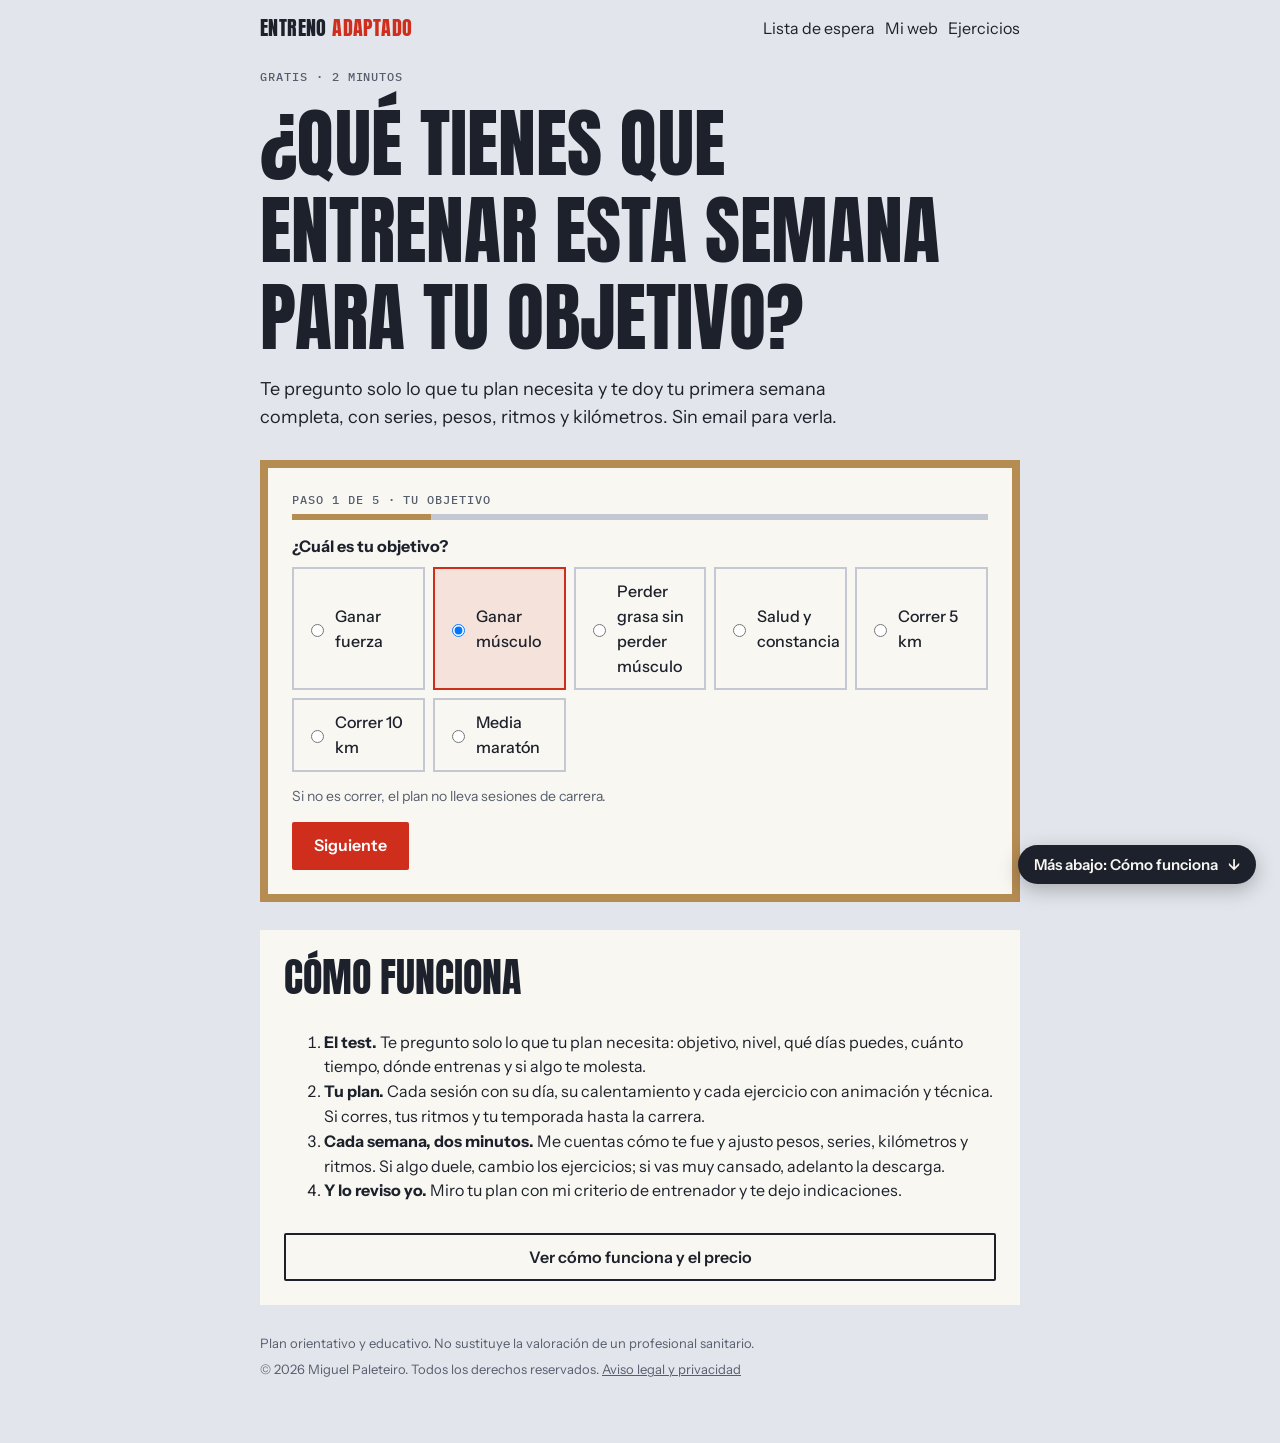
<file: entreno/index.html>
<!doctype html>
<html lang="es">
  <head>
    <meta charset="utf-8" />
    <meta http-equiv="Content-Security-Policy" content="default-src 'self'; script-src 'self'; style-src 'self' 'unsafe-inline'; img-src 'self' data: blob:; font-src 'self'; connect-src 'self' https://rpszevjkhivrsjhxmifp.supabase.co; object-src 'none'; base-uri 'self'; form-action 'self'; frame-src 'none'; worker-src 'none'; manifest-src 'self'; upgrade-insecure-requests" />
    <meta name="referrer" content="strict-origin-when-cross-origin" />
    <meta name="viewport" content="width=device-width, initial-scale=1, viewport-fit=cover" />
    <meta name="description" content="Tu plan de entrenamiento según tu objetivo, que se ajusta cada semana a cómo te ha ido. De Miguel Paleteiro, entrenador y estudiante de Medicina." />
    <title>Entreno Adaptado · Miguel Paleteiro</title>
    <meta property="og:title" content="Entreno Adaptado · Tu plan de entrenamiento" />
    <meta property="og:description" content="Haz el test gratis y mira tu primera semana: gimnasio, casa sin material o carrera, con técnica animada de cada ejercicio." />
    <meta property="og:image" content="https://miguelpaleteiro.github.io/og.jpg" />
    <meta property="og:url" content="https://miguelpaleteiro.github.io/entreno/" />
    <meta property="og:type" content="website" />
    <link rel="icon" href="data:image/svg+xml,%3Csvg xmlns=%22http://www.w3.org/2000/svg%22 viewBox=%220 0 64 64%22%3E%3Crect width=%2264%22 height=%2264%22 rx=%2212%22 fill=%22%23CF2E1C%22/%3E%3Ctext x=%2232%22 y=%2246%22 font-family=%22Arial Black,Arial,sans-serif%22 font-size=%2238%22 font-weight=%22900%22 text-anchor=%22middle%22 fill=%22%23FFFFFF%22%3EM%3C/text%3E%3C/svg%3E">
    <meta name="theme-color" content="#E2E5EB" media="(prefers-color-scheme: light)">
    <meta name="theme-color" content="#252933" media="(prefers-color-scheme: dark)">
    <link rel="stylesheet" href="./fonts/fonts.css" />
    <script type="module" crossorigin src="./assets/index-CfyDx58P.js"></script>
    <link rel="stylesheet" crossorigin href="./assets/index-JSkYK6ep.css">
  </head>
  <body>
    <div id="root"></div>
  </body>
</html>
</file>
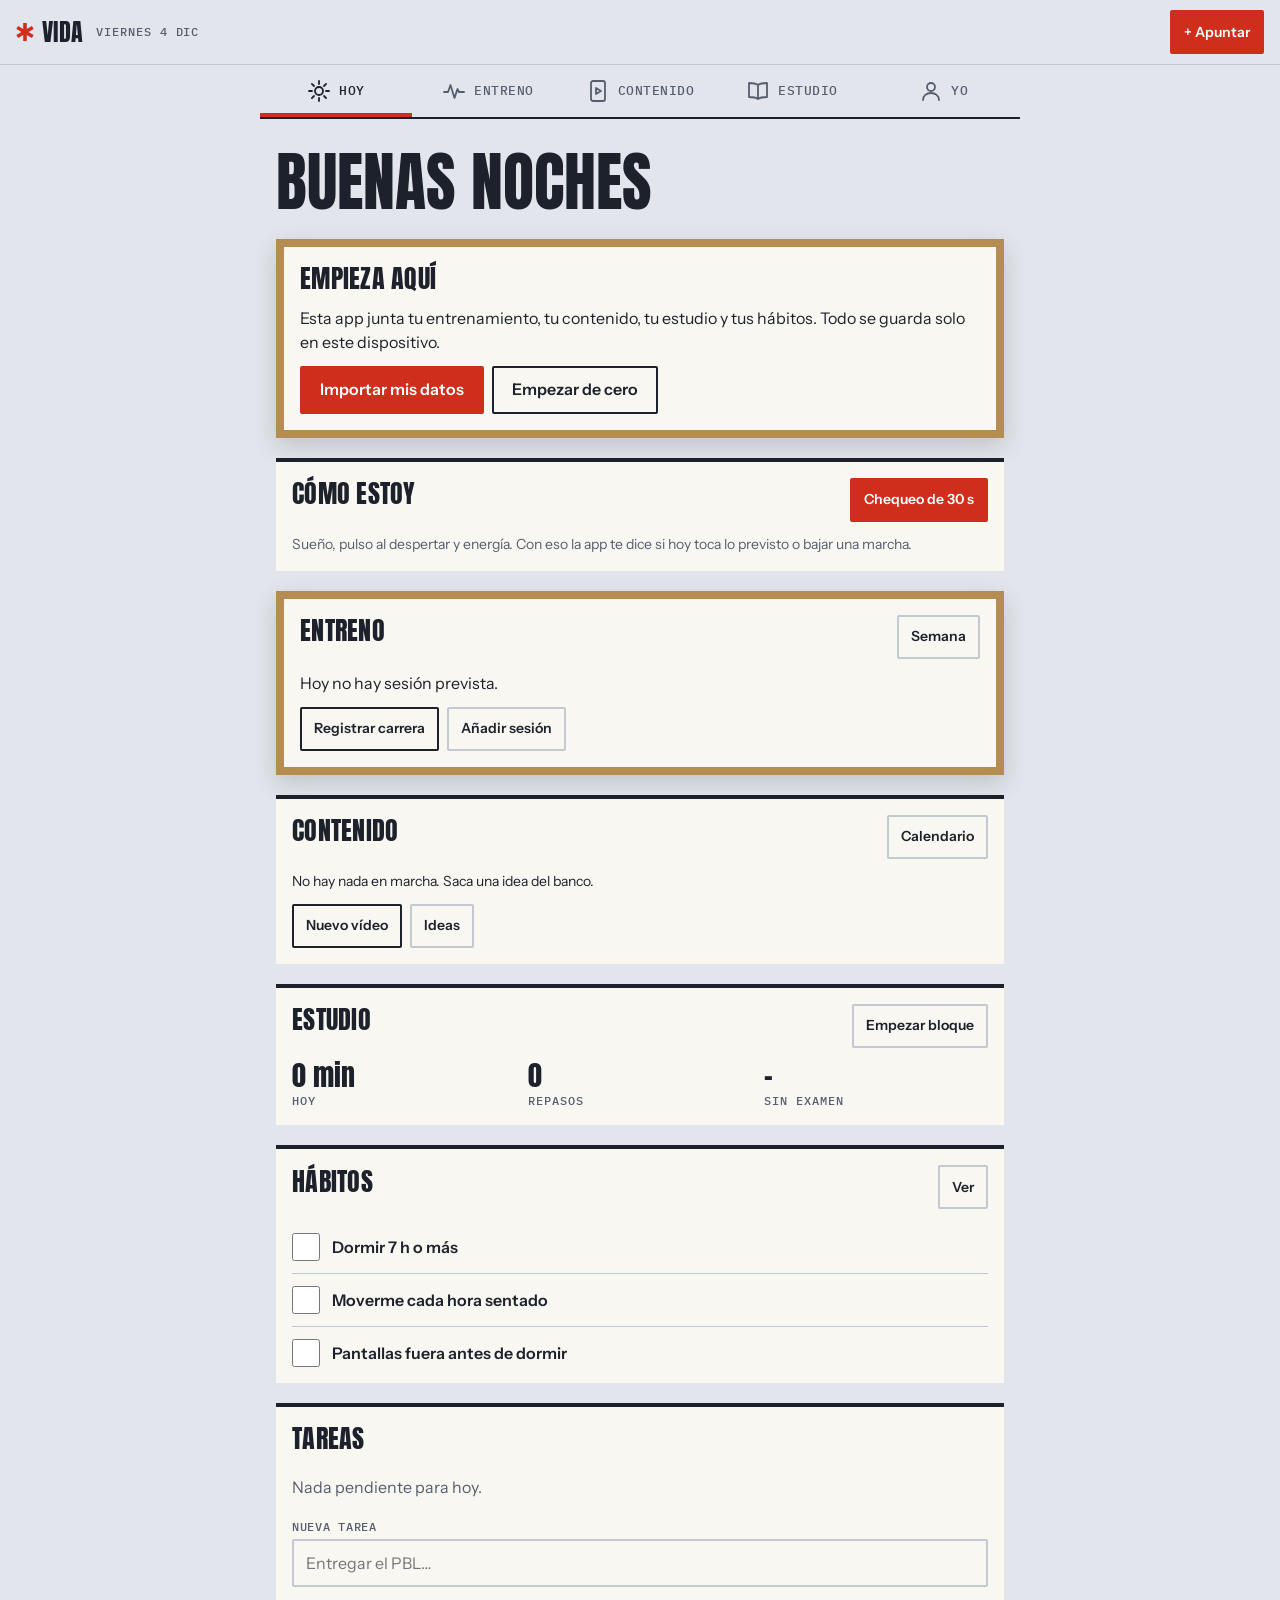
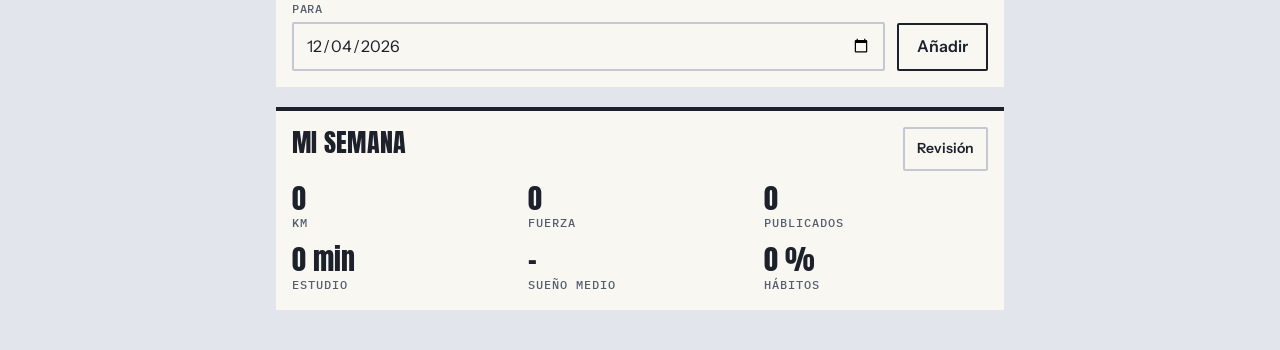
<file: vida/index.html>
<!doctype html>
<html lang="es">
<head>
<meta charset="utf-8">
<meta name="viewport" content="width=device-width, initial-scale=1, viewport-fit=cover">
<meta name="robots" content="noindex, nofollow">
<meta name="description" content="App personal: entrenamiento, contenido, estudio y hábitos en un solo sitio. Los datos se guardan solo en este dispositivo.">
<meta name="theme-color" content="#E2E5EB" media="(prefers-color-scheme: light)">
<meta name="theme-color" content="#252933" media="(prefers-color-scheme: dark)">
<meta name="apple-mobile-web-app-capable" content="yes">
<meta name="apple-mobile-web-app-title" content="Vida">
<title>Vida</title>
<link rel="manifest" href="manifest.webmanifest">
<link rel="icon" href="icon.svg" type="image/svg+xml">
<link rel="apple-touch-icon" href="icon-180.png">
<link rel="stylesheet" href="../fonts/fonts.css">
<link rel="stylesheet" href="app.css">
</head>
<body>
<a class="skip" href="#view">Saltar al contenido</a>

<header class="bar">
  <a class="brand" href="#/hoy" aria-label="Vida, ir a Hoy">
    <svg viewBox="-50 -50 100 100" width="18" height="18" aria-hidden="true"><g stroke="currentColor" stroke-width="20"><line x1="0" y1="-50" x2="0" y2="50"/><line x1="-43.3" y1="-25" x2="43.3" y2="25"/><line x1="-43.3" y1="25" x2="43.3" y2="-25"/></g></svg>
    <span>Vida</span>
  </a>
  <p class="label" id="bar-date"></p>
  <button class="btn small solid" type="button" data-act="quick" aria-haspopup="dialog">+ Apuntar</button>
</header>

<nav class="tabs" aria-label="Secciones">
  <a href="#/hoy" data-tab="hoy"><svg viewBox="0 0 24 24" aria-hidden="true"><circle cx="12" cy="12" r="4"/><path d="M12 2v3M12 19v3M2 12h3M19 12h3M4.9 4.9l2.1 2.1M17 17l2.1 2.1M4.9 19.1L7 17M17 7l2.1-2.1"/></svg><span>Hoy</span></a>
  <a href="#/entreno" data-tab="entreno"><svg viewBox="0 0 24 24" aria-hidden="true"><path d="M2 13h4l2.5-7 4 13 3-9 1.5 3h5"/></svg><span>Entreno</span></a>
  <a href="#/contenido" data-tab="contenido"><svg viewBox="0 0 24 24" aria-hidden="true"><rect x="5" y="2" width="14" height="20" rx="2"/><path d="M10 9v6l5-3z"/></svg><span>Contenido</span></a>
  <a href="#/estudio" data-tab="estudio"><svg viewBox="0 0 24 24" aria-hidden="true"><path d="M12 6c-2-1.5-5-2-9-2v14c4 0 7 .5 9 2 2-1.5 5-2 9-2V4c-4 0-7 .5-9 2zM12 6v14"/></svg><span>Estudio</span></a>
  <a href="#/yo" data-tab="yo"><svg viewBox="0 0 24 24" aria-hidden="true"><circle cx="12" cy="8" r="4"/><path d="M4 21c0-4.4 3.6-7 8-7s8 2.6 8 7"/></svg><span>Yo</span></a>
</nav>

<main id="view" tabindex="-1"></main>

<dialog id="sheet" aria-labelledby="sheet-t">
  <div class="sheet-head">
    <h2 id="sheet-t"></h2>
    <button class="btn small" type="button" data-act="close">Cerrar</button>
  </div>
  <div id="sheet-b"></div>
</dialog>

<div id="toast" role="status" aria-live="polite"></div>
<noscript><p style="padding:24px">Esta app necesita JavaScript para funcionar.</p></noscript>

<script src="js/core.js"></script>
<script src="js/entreno.js"></script>
<script src="js/contenido.js"></script>
<script src="js/estudio.js"></script>
<script src="js/yo.js"></script>
<script src="js/garmin.js"></script>
<script src="js/hoy.js"></script>
<script>V.start();</script>
</body>
</html>
</file>
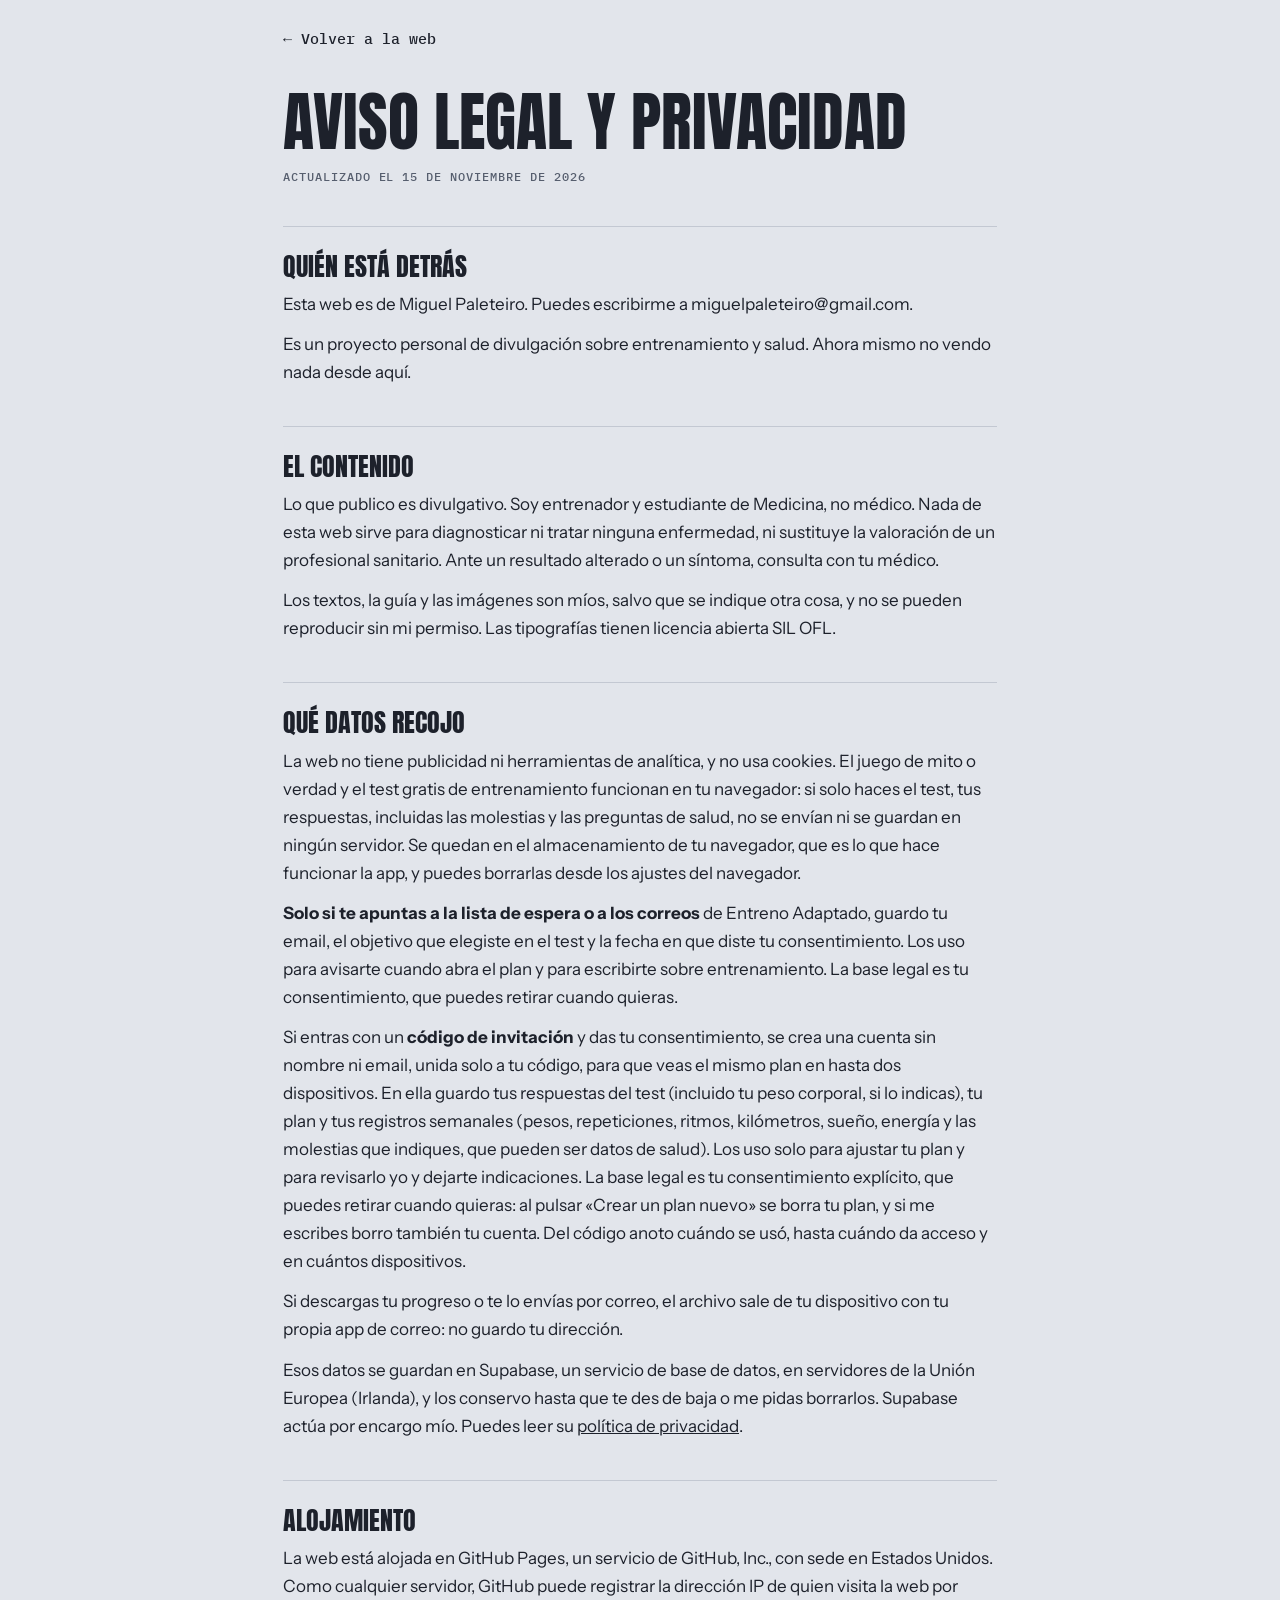
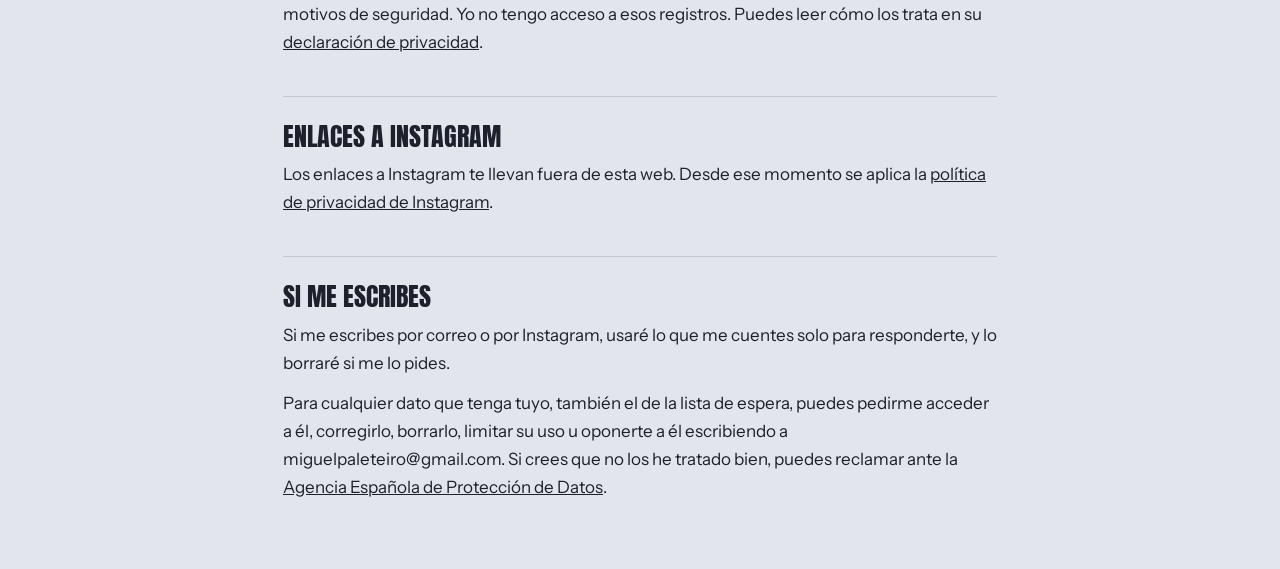
<file: legal.html>
<!doctype html>
<html lang="es">
<head>
<meta charset="utf-8">
<meta http-equiv="Content-Security-Policy" content="default-src 'self'; script-src 'none'; style-src 'self' 'unsafe-inline'; img-src 'self' data:; font-src 'self'; connect-src 'none'; object-src 'none'; base-uri 'none'; form-action 'none'; frame-src 'none'; manifest-src 'self'; upgrade-insecure-requests">
<meta name="referrer" content="strict-origin-when-cross-origin">
<meta name="viewport" content="width=device-width, initial-scale=1, viewport-fit=cover">
<meta name="description" content="Aviso legal y política de privacidad de la web de Miguel Paleteiro.">
<title>Aviso legal y privacidad · Miguel Paleteiro</title>
<link rel="icon" href="data:image/svg+xml,%3Csvg xmlns=%22http://www.w3.org/2000/svg%22 viewBox=%220 0 64 64%22%3E%3Crect width=%2264%22 height=%2264%22 rx=%2212%22 fill=%22%23CF2E1C%22/%3E%3Ctext x=%2232%22 y=%2246%22 font-family=%22Arial Black,Arial,sans-serif%22 font-size=%2238%22 font-weight=%22900%22 text-anchor=%22middle%22 fill=%22%23FFFFFF%22%3EM%3C/text%3E%3C/svg%3E">
<meta name="theme-color" content="#E2E5EB" media="(prefers-color-scheme: light)">
<meta name="theme-color" content="#252933" media="(prefers-color-scheme: dark)">
<link rel="stylesheet" href="fonts/fonts.css">
<style>
:root {
  --wall: #E2E5EB; --ink: #1D212B; --muted: #565E6E; --line: #C3C8D2; --red: #CF2E1C;
  --display: "Anton", "Oswald", Impact, "Arial Narrow", sans-serif;
  --body: "Instrument Sans", "Segoe UI", system-ui, sans-serif;
  --mono: "IBM Plex Mono", ui-monospace, Consolas, monospace;
  color-scheme: light;
}
@media (prefers-color-scheme: dark) {
  :root { --wall: #252933; --ink: #F0F1F4; --muted: #AEB4C2; --line: #474D5B; --red: #F2553F; color-scheme: dark; }
}
* { box-sizing: border-box; }
body {
  margin: 0; background: var(--wall); color: var(--ink);
  font: 400 1.0625rem/1.65 var(--body);
  padding-left: max(16px, env(safe-area-inset-left, 0px));
  padding-right: max(16px, env(safe-area-inset-right, 0px));
}
.wrap { max-width: 42em; margin-inline: auto; padding-block: 24px 56px; }
a { color: inherit; }
a:focus-visible { outline: 3px solid var(--red); outline-offset: 3px; }
.back { font: 500 .9375rem var(--mono); text-decoration: none; }
h1, h2 { font-family: var(--display); font-weight: 400; text-transform: uppercase; line-height: 1.2; text-wrap: balance; }
h1 { font-size: clamp(2.5rem, 8vw, 4rem); margin: 32px 0 8px; }
h2 { font-size: 1.625rem; margin: 40px 0 8px; padding-top: 24px; border-top: 1px solid var(--line); }
p, ul { margin: 0 0 12px; }
ul { padding-left: 1.2em; }
.date { font: 500 .75rem/1.4 var(--mono); letter-spacing: .08em; text-transform: uppercase; color: var(--muted); }
</style>
</head>
<body>
<div class="wrap">
  <a class="back" href="./">← Volver a la web</a>
  <main>
    <h1>Aviso legal y privacidad</h1>
    <p class="date">Actualizado el 15 de noviembre de 2026</p>

    <h2>Quién está detrás</h2>
    <p>Esta web es de Miguel Paleteiro. Puedes escribirme a miguelpaleteiro@gmail.com.</p>
    <p>Es un proyecto personal de divulgación sobre entrenamiento y salud. Ahora mismo no vendo nada desde aquí.</p>

    <h2>El contenido</h2>
    <p>Lo que publico es divulgativo. Soy entrenador y estudiante de Medicina, no médico. Nada de esta web sirve para diagnosticar ni tratar ninguna enfermedad, ni sustituye la valoración de un profesional sanitario. Ante un resultado alterado o un síntoma, consulta con tu médico.</p>
    <p>Los textos, la guía y las imágenes son míos, salvo que se indique otra cosa, y no se pueden reproducir sin mi permiso. Las tipografías tienen licencia abierta SIL OFL.</p>

    <h2>Qué datos recojo</h2>
    <p>La web no tiene publicidad ni herramientas de analítica, y no usa cookies. El juego de mito o verdad y el test gratis de entrenamiento funcionan en tu navegador: si solo haces el test, tus respuestas, incluidas las molestias y las preguntas de salud, no se envían ni se guardan en ningún servidor. Se quedan en el almacenamiento de tu navegador, que es lo que hace funcionar la app, y puedes borrarlas desde los ajustes del navegador.</p>
    <p><strong>Solo si te apuntas a la lista de espera o a los correos</strong> de Entreno Adaptado, guardo tu email, el objetivo que elegiste en el test y la fecha en que diste tu consentimiento. Los uso para avisarte cuando abra el plan y para escribirte sobre entrenamiento. La base legal es tu consentimiento, que puedes retirar cuando quieras.</p>
    <p>Si entras con un <strong>código de invitación</strong> y das tu consentimiento, se crea una cuenta sin nombre ni email, unida solo a tu código, para que veas el mismo plan en hasta dos dispositivos. En ella guardo tus respuestas del test (incluido tu peso corporal, si lo indicas), tu plan y tus registros semanales (pesos, repeticiones, ritmos, kilómetros, sueño, energía y las molestias que indiques, que pueden ser datos de salud). Los uso solo para ajustar tu plan y para revisarlo yo y dejarte indicaciones. La base legal es tu consentimiento explícito, que puedes retirar cuando quieras: al pulsar «Crear un plan nuevo» se borra tu plan, y si me escribes borro también tu cuenta. Del código anoto cuándo se usó, hasta cuándo da acceso y en cuántos dispositivos.</p>
    <p>Si descargas tu progreso o te lo envías por correo, el archivo sale de tu dispositivo con tu propia app de correo: no guardo tu dirección.</p>
    <p>Esos datos se guardan en Supabase, un servicio de base de datos, en servidores de la Unión Europea (Irlanda), y los conservo hasta que te des de baja o me pidas borrarlos. Supabase actúa por encargo mío. Puedes leer su <a href="https://supabase.com/privacy">política de privacidad</a>.</p>

    <h2>Alojamiento</h2>
    <p>La web está alojada en GitHub Pages, un servicio de GitHub, Inc., con sede en Estados Unidos. Como cualquier servidor, GitHub puede registrar la dirección IP de quien visita la web por motivos de seguridad. Yo no tengo acceso a esos registros. Puedes leer cómo los trata en su <a href="https://docs.github.com/en/site-policy/privacy-policies/github-general-privacy-statement">declaración de privacidad</a>.</p>

    <h2>Enlaces a Instagram</h2>
    <p>Los enlaces a Instagram te llevan fuera de esta web. Desde ese momento se aplica la <a href="https://privacycenter.instagram.com/policy">política de privacidad de Instagram</a>.</p>

    <h2>Si me escribes</h2>
    <p>Si me escribes por correo o por Instagram, usaré lo que me cuentes solo para responderte, y lo borraré si me lo pides.</p>
    <p>Para cualquier dato que tenga tuyo, también el de la lista de espera, puedes pedirme acceder a él, corregirlo, borrarlo, limitar su uso u oponerte a él escribiendo a miguelpaleteiro@gmail.com. Si crees que no los he tratado bien, puedes reclamar ante la <a href="https://www.aepd.es/">Agencia Española de Protección de Datos</a>.</p>
  </main>
</div>
</body>
</html>
</file>
<file: fonts/fonts.css>
@font-face {
  font-family: 'Anton';
  font-style: normal;
  font-weight: 400;
  font-display: swap;
  src: url(anton-0.woff2) format('woff2');
  unicode-range: U+0000-00FF, U+0131, U+0152-0153, U+02BB-02BC, U+02C6, U+02DA, U+02DC, U+0304, U+0308, U+0329, U+2000-206F, U+20AC, U+2122, U+2191, U+2193, U+2212, U+2215, U+FEFF, U+FFFD;
}
@font-face {
  font-family: 'IBM Plex Mono';
  font-style: normal;
  font-weight: 400;
  font-display: swap;
  src: url(ibm-plex-mono-1.woff2) format('woff2');
  unicode-range: U+0000-00FF, U+0131, U+0152-0153, U+02BB-02BC, U+02C6, U+02DA, U+02DC, U+0304, U+0308, U+0329, U+2000-206F, U+20AC, U+2122, U+2191, U+2193, U+2212, U+2215, U+FEFF, U+FFFD;
}
@font-face {
  font-family: 'IBM Plex Mono';
  font-style: normal;
  font-weight: 500;
  font-display: swap;
  src: url(ibm-plex-mono-2.woff2) format('woff2');
  unicode-range: U+0000-00FF, U+0131, U+0152-0153, U+02BB-02BC, U+02C6, U+02DA, U+02DC, U+0304, U+0308, U+0329, U+2000-206F, U+20AC, U+2122, U+2191, U+2193, U+2212, U+2215, U+FEFF, U+FFFD;
}
@font-face {
  font-family: 'Instrument Sans';
  font-style: normal;
  font-weight: 400;
  font-stretch: 100%;
  font-display: swap;
  src: url(instrument-sans-3.woff2) format('woff2');
  unicode-range: U+0000-00FF, U+0131, U+0152-0153, U+02BB-02BC, U+02C6, U+02DA, U+02DC, U+0304, U+0308, U+0329, U+2000-206F, U+20AC, U+2122, U+2191, U+2193, U+2212, U+2215, U+FEFF, U+FFFD;
}
@font-face {
  font-family: 'Instrument Sans';
  font-style: normal;
  font-weight: 500;
  font-stretch: 100%;
  font-display: swap;
  src: url(instrument-sans-3.woff2) format('woff2');
  unicode-range: U+0000-00FF, U+0131, U+0152-0153, U+02BB-02BC, U+02C6, U+02DA, U+02DC, U+0304, U+0308, U+0329, U+2000-206F, U+20AC, U+2122, U+2191, U+2193, U+2212, U+2215, U+FEFF, U+FFFD;
}
@font-face {
  font-family: 'Instrument Sans';
  font-style: normal;
  font-weight: 600;
  font-stretch: 100%;
  font-display: swap;
  src: url(instrument-sans-3.woff2) format('woff2');
  unicode-range: U+0000-00FF, U+0131, U+0152-0153, U+02BB-02BC, U+02C6, U+02DA, U+02DC, U+0304, U+0308, U+0329, U+2000-206F, U+20AC, U+2122, U+2191, U+2193, U+2212, U+2215, U+FEFF, U+FFFD;
}
@font-face {
  font-family: 'Instrument Sans';
  font-style: normal;
  font-weight: 700;
  font-stretch: 100%;
  font-display: swap;
  src: url(instrument-sans-3.woff2) format('woff2');
  unicode-range: U+0000-00FF, U+0131, U+0152-0153, U+02BB-02BC, U+02C6, U+02DA, U+02DC, U+0304, U+0308, U+0329, U+2000-206F, U+20AC, U+2122, U+2191, U+2193, U+2212, U+2215, U+FEFF, U+FFFD;
}
</file>
<file: entreno/fonts/fonts.css>
@font-face {
  font-family: 'Anton';
  font-style: normal;
  font-weight: 400;
  font-display: swap;
  src: url(anton-0.woff2) format('woff2');
  unicode-range: U+0000-00FF, U+0131, U+0152-0153, U+02BB-02BC, U+02C6, U+02DA, U+02DC, U+0304, U+0308, U+0329, U+2000-206F, U+20AC, U+2122, U+2191, U+2193, U+2212, U+2215, U+FEFF, U+FFFD;
}
@font-face {
  font-family: 'IBM Plex Mono';
  font-style: normal;
  font-weight: 400;
  font-display: swap;
  src: url(ibm-plex-mono-1.woff2) format('woff2');
  unicode-range: U+0000-00FF, U+0131, U+0152-0153, U+02BB-02BC, U+02C6, U+02DA, U+02DC, U+0304, U+0308, U+0329, U+2000-206F, U+20AC, U+2122, U+2191, U+2193, U+2212, U+2215, U+FEFF, U+FFFD;
}
@font-face {
  font-family: 'IBM Plex Mono';
  font-style: normal;
  font-weight: 500;
  font-display: swap;
  src: url(ibm-plex-mono-2.woff2) format('woff2');
  unicode-range: U+0000-00FF, U+0131, U+0152-0153, U+02BB-02BC, U+02C6, U+02DA, U+02DC, U+0304, U+0308, U+0329, U+2000-206F, U+20AC, U+2122, U+2191, U+2193, U+2212, U+2215, U+FEFF, U+FFFD;
}
@font-face {
  font-family: 'Instrument Sans';
  font-style: normal;
  font-weight: 400;
  font-stretch: 100%;
  font-display: swap;
  src: url(instrument-sans-3.woff2) format('woff2');
  unicode-range: U+0000-00FF, U+0131, U+0152-0153, U+02BB-02BC, U+02C6, U+02DA, U+02DC, U+0304, U+0308, U+0329, U+2000-206F, U+20AC, U+2122, U+2191, U+2193, U+2212, U+2215, U+FEFF, U+FFFD;
}
@font-face {
  font-family: 'Instrument Sans';
  font-style: normal;
  font-weight: 500;
  font-stretch: 100%;
  font-display: swap;
  src: url(instrument-sans-3.woff2) format('woff2');
  unicode-range: U+0000-00FF, U+0131, U+0152-0153, U+02BB-02BC, U+02C6, U+02DA, U+02DC, U+0304, U+0308, U+0329, U+2000-206F, U+20AC, U+2122, U+2191, U+2193, U+2212, U+2215, U+FEFF, U+FFFD;
}
@font-face {
  font-family: 'Instrument Sans';
  font-style: normal;
  font-weight: 600;
  font-stretch: 100%;
  font-display: swap;
  src: url(instrument-sans-3.woff2) format('woff2');
  unicode-range: U+0000-00FF, U+0131, U+0152-0153, U+02BB-02BC, U+02C6, U+02DA, U+02DC, U+0304, U+0308, U+0329, U+2000-206F, U+20AC, U+2122, U+2191, U+2193, U+2212, U+2215, U+FEFF, U+FFFD;
}
@font-face {
  font-family: 'Instrument Sans';
  font-style: normal;
  font-weight: 700;
  font-stretch: 100%;
  font-display: swap;
  src: url(instrument-sans-3.woff2) format('woff2');
  unicode-range: U+0000-00FF, U+0131, U+0152-0153, U+02BB-02BC, U+02C6, U+02DA, U+02DC, U+0304, U+0308, U+0329, U+2000-206F, U+20AC, U+2122, U+2191, U+2193, U+2212, U+2215, U+FEFF, U+FFFD;
}
</file>
<file: entreno/assets/index-JSkYK6ep.css>
:root{--wall:#e2e5eb;--plate:#f8f7f2;--ink:#1d212b;--muted:#565e6e;--line:#c3c8d2;--red:#cf2e1c;--red-ink:#fff;--oak:#b58c52;--ok:#2f7a4b;--warn:#b7791f;--display:"Anton", "Oswald", Impact, "Arial Narrow", sans-serif;--body:"Instrument Sans", "Segoe UI", system-ui, sans-serif;--mono:"IBM Plex Mono", ui-monospace, Consolas, monospace;--lightningcss-light:initial;--lightningcss-dark: ;color-scheme:light}@media (prefers-color-scheme:dark){:root:not([data-theme=light]){--wall:#252933;--plate:#30343f;--ink:#f0f1f4;--muted:#aeb4c2;--line:#474d5b;--red:#f2553f;--red-ink:#1d212b;--oak:#c9a26b;--ok:#6cc08b;--warn:#e2b05a;--lightningcss-light: ;--lightningcss-dark:initial;color-scheme:dark}}:root[data-theme=dark]{--wall:#252933;--plate:#30343f;--ink:#f0f1f4;--muted:#aeb4c2;--line:#474d5b;--red:#f2553f;--red-ink:#1d212b;--oak:#c9a26b;--ok:#6cc08b;--warn:#e2b05a;--lightningcss-light: ;--lightningcss-dark:initial;color-scheme:dark}*{box-sizing:border-box}html{-webkit-text-size-adjust:100%}body{background:var(--wall);color:var(--ink);font:400 1rem/1.55 var(--body);padding:env(safe-area-inset-top,0px) max(16px, env(safe-area-inset-right,0px)) env(safe-area-inset-bottom,0px) max(16px, env(safe-area-inset-left,0px));margin:0}a{color:inherit}:focus-visible{outline:3px solid var(--red);outline-offset:3px}h1,h2,h3{font-family:var(--display);text-transform:uppercase;text-wrap:balance;margin:0;font-weight:400;line-height:1.15}h1{font-size:clamp(2.5rem,11vw,4.75rem)}h2{font-size:clamp(1.75rem,6vw,2.5rem)}h3{font-size:1.375rem}p{margin:0}.wrap{gap:28px;max-width:760px;margin-inline:auto;padding-block:16px 64px;display:grid}.top{flex-wrap:wrap;justify-content:space-between;align-items:center;gap:12px;display:flex}.top a{text-decoration:none}.marca{font:400 1.25rem/1 var(--display);text-transform:uppercase;letter-spacing:.02em}.marca span{color:var(--red)}.label{font:500 .75rem/1.4 var(--mono);letter-spacing:.08em;text-transform:uppercase;color:var(--muted)}.lede{color:var(--ink);max-width:36em;font-size:1.125rem}.muted{color:var(--muted)}.demo{border:2px dashed var(--warn);color:var(--ink);padding:8px 12px;font-size:.875rem}.tarjeta{background:var(--plate);gap:14px;min-width:0;padding:clamp(16px,4vw,24px);display:grid}.marco{border:8px solid var(--oak)}.btn{border:2px solid var(--ink);min-height:48px;color:var(--ink);font:600 1rem/1.2 var(--body);cursor:pointer;background:0 0;border-radius:2px;justify-content:center;align-items:center;padding:10px 20px;text-decoration:none;display:inline-flex}.btn.solid{background:var(--red);border-color:var(--red);color:var(--red-ink)}.btn:disabled{opacity:.5;cursor:not-allowed}.fila{flex-wrap:wrap;align-items:center;gap:10px;display:flex}form,fieldset{gap:14px;margin:0;display:grid}fieldset{border:0;min-width:0;padding:0}legend{margin-bottom:8px;padding:0;font-weight:700}label{gap:6px;font-weight:600;display:grid}input[type=text],input[type=email],input[type=number],input[type=password],input[type=date],input:not([type]),textarea,select{font:inherit;border:2px solid var(--line);background:var(--wall);min-height:44px;color:var(--ink);border-radius:2px;width:100%;padding:10px 12px}.opciones{grid-template-columns:repeat(auto-fit,minmax(130px,1fr));gap:8px;display:grid}.opcion{border:2px solid var(--line);cursor:pointer;align-items:center;gap:8px;padding:10px 12px;font-weight:500;display:flex}.opcion:has(input:checked){border-color:var(--red);background:color-mix(in srgb, var(--red) 10%, transparent)}.check{align-items:flex-start;gap:10px;font-weight:400;display:flex}.check input{flex:none;width:18px;height:18px;margin-top:4px}.error{color:var(--red);font-weight:600}.alerta{border-left:6px solid var(--red);background:var(--plate);gap:6px;padding:14px 16px;display:grid}.ok{border-left:6px solid var(--ok);background:var(--plate);gap:6px;padding:14px 16px;display:grid}.sesion{gap:10px;display:grid}.sesion h3{justify-content:space-between;align-items:baseline;gap:8px;display:flex}.ej{border-top:1px solid var(--line);gap:4px;padding-block:10px;display:grid}.ej-cab{flex-wrap:wrap;justify-content:space-between;align-items:baseline;gap:10px;display:flex}.ej-nombre{font-weight:700}.ej-dosis{font:500 .9375rem/1.4 var(--mono)}.chip{font:500 .75rem/1 var(--mono);text-transform:uppercase;letter-spacing:.06em;background:var(--wall);padding:5px 8px}.chip.rojo{background:var(--red);color:var(--red-ink)}.semanas{flex-wrap:wrap;gap:6px;display:flex}.semana-btn{border:2px solid var(--line);min-width:44px;min-height:40px;color:var(--ink);font:600 .9375rem var(--body);cursor:pointer;background:0 0}.semana-btn[aria-pressed=true]{border-color:var(--ink);background:var(--ink);color:var(--wall)}.precio{font:400 clamp(3rem, 14vw, 5rem)/1 var(--display)}ul.lista{gap:8px;margin:0;padding-left:1.2em;display:grid}details summary{cursor:pointer;padding-block:6px;font-weight:700}.pie{color:var(--muted);gap:6px;font-size:.8125rem;display:grid}.escala{grid-template-columns:repeat(5,minmax(0,1fr));gap:6px;display:grid}.escala .opcion{justify-content:center;padding:8px 4px}.dos{grid-template-columns:repeat(auto-fit,minmax(110px,1fr));gap:10px;display:grid}@media (prefers-reduced-motion:no-preference){.btn{transition:transform .12s}.btn:hover{transform:translateY(-1px)}}.tabla{border-collapse:collapse;width:100%;margin-top:10px;font-size:.875rem}.tabla th,.tabla td{text-align:left;border-top:1px solid var(--line);white-space:nowrap;padding:6px 8px}.tabla th{font:500 .75rem/1.4 var(--mono);text-transform:uppercase;letter-spacing:.06em;color:var(--muted)}.progreso{background:var(--line);height:6px}.progreso span{background:var(--oak);height:100%;transition:width .3s;display:block}.dias{grid-template-columns:repeat(7,minmax(0,1fr));gap:6px;display:grid}.opcion.dia{justify-content:center;gap:4px;padding:10px 4px}.tecnica{background:var(--wall);gap:10px;padding:12px;display:grid}.animacion{background:var(--plate);width:100%;height:190px;display:block}button.enlace{color:var(--ink);font:600 .9375rem var(--body);cursor:pointer;background:0 0;border:0;justify-self:start;padding:4px 0;text-decoration:underline}.calentamiento summary{cursor:pointer;font-weight:600}.calentamiento ul{margin-top:8px}.superserie{border-left:4px solid var(--oak);padding-left:8px;font-size:.875rem;font-weight:600}.celebracion{z-index:50;background:color-mix(in srgb, var(--ink) 55%, transparent);place-items:center;padding:16px;display:grid;position:fixed;inset:0}.celebracion-caja{z-index:1;background:var(--plate);text-align:center;border:8px solid var(--oak);gap:12px;width:100%;max-width:420px;padding:24px;animation:.45s cubic-bezier(.2,1.4,.4,1) both entra;display:grid;position:relative}.celebracion-caja .btn{justify-self:center}.celebracion-emoji{font-size:5rem;line-height:1;animation:1.2s ease-in-out .3s 2 both rebota}.celebracion-emoji.animo{animation:none}.confeti{pointer-events:none;position:absolute;inset:0;overflow:hidden}.confeti span{border-radius:2px;height:12px;animation:linear forwards cae;position:absolute;top:-20px}@keyframes cae{to{transform:translateY(110vh)rotate(540deg)}}@keyframes entra{0%{opacity:0;transform:scale(.6)}to{opacity:1;transform:scale(1)}}@keyframes rebota{0%,to{transform:translateY(0)scale(1)}30%{transform:translateY(-24px)scale(1.15)}60%{transform:translateY(0)scale(.95)}}@media (prefers-reduced-motion:reduce){.confeti{display:none}.celebracion-caja,.celebracion-emoji{animation:none}}.mas-abajo{left:50%;bottom:max(16px, env(safe-area-inset-bottom));z-index:40;background:var(--ink);max-width:calc(100vw - 32px);color:var(--plate);font:600 .9375rem var(--body);cursor:pointer;border:0;border-radius:999px;align-items:center;gap:10px;padding:10px 16px;transition:opacity .25s,transform .25s;display:inline-flex;position:fixed;transform:translate(-50%);box-shadow:0 6px 20px #00000040}.mas-abajo.oculto{opacity:0;pointer-events:none;transform:translate(-50%,16px)}.mas-abajo .txt{text-overflow:ellipsis;white-space:nowrap;overflow:hidden}.mas-abajo .flecha{animation:1.4s ease-in-out infinite baja;display:inline-block}@keyframes baja{0%,to{transform:translateY(-2px)}50%{transform:translateY(3px)}}@media (width>=761px){.mas-abajo{left:auto;right:24px;transform:none}.mas-abajo.oculto{transform:translateY(16px)}}@media (prefers-reduced-motion:reduce){.mas-abajo .flecha{animation:none}.mas-abajo{transition:none}}
</file>
<file: vida/app.css>
/* Vida. Mismo lenguaje que la web: pared, láminas, tinta, rojo de sello y roble. */
:root {
  --wall: #E2E5EB; --plate: #F8F7F2; --ink: #1D212B; --muted: #565E6E; --line: #C3C8D2;
  --red: #CF2E1C; --red-ink: #FFFFFF; --oak: #B58C52;
  --ok: #1F7A4D; --warn: #9A6200; --soft: #EDEEF1;
  --display: "Anton", "Oswald", Impact, "Arial Narrow", sans-serif;
  --body: "Instrument Sans", "Segoe UI", system-ui, sans-serif;
  --mono: "IBM Plex Mono", ui-monospace, Consolas, monospace;
  --tabs-h: 64px;
  color-scheme: light;
}
@media (prefers-color-scheme: dark) {
  :root:not([data-theme="light"]) {
    --wall: #252933; --plate: #30343F; --ink: #F0F1F4; --muted: #AEB4C2; --line: #474D5B;
    --red: #F2553F; --red-ink: #1D212B; --oak: #C9A26B; --ok: #5FCB95; --warn: #E5B454; --soft: #3A3F4B;
    color-scheme: dark;
  }
}
:root[data-theme="dark"] {
  --wall: #252933; --plate: #30343F; --ink: #F0F1F4; --muted: #AEB4C2; --line: #474D5B;
  --red: #F2553F; --red-ink: #1D212B; --oak: #C9A26B; --ok: #5FCB95; --warn: #E5B454; --soft: #3A3F4B;
  color-scheme: dark;
}

* { box-sizing: border-box; }
[hidden] { display: none !important; }
html { -webkit-text-size-adjust: 100%; }
body {
  margin: 0; background: var(--wall); color: var(--ink);
  font: 400 1rem/1.5 var(--body);
  padding: env(safe-area-inset-top, 0px) 0 calc(var(--tabs-h) + env(safe-area-inset-bottom, 0px));
  overflow-wrap: anywhere;
}
a { color: inherit; }
h1, h2, h3, p, ul, ol { margin: 0; }
ul, ol { padding: 0; list-style: none; }
:focus-visible { outline: 3px solid var(--red); outline-offset: 2px; }
.skip { position: absolute; left: -999px; top: 0; z-index: 50; padding: 12px 16px; background: var(--ink); color: var(--wall); }
.skip:focus { left: 8px; top: 8px; }
.vh { position: absolute; width: 1px; height: 1px; overflow: hidden; clip-path: inset(50%); white-space: nowrap; }

/* Tipos */
.label { font: 500 .75rem/1.4 var(--mono); letter-spacing: .08em; text-transform: uppercase; color: var(--muted); }
h1 { font: 400 clamp(2.5rem, 11vw, 4rem)/1.12 var(--display); text-transform: uppercase; text-wrap: balance; }
h1 em { font-style: normal; color: var(--red); }
h2 { font: 400 1.625rem/1.2 var(--display); text-transform: uppercase; letter-spacing: .01em; text-wrap: balance; }
h3 { font: 600 1rem/1.3 var(--body); }
.big { font: 400 2.25rem/1.1 var(--display); font-variant-numeric: tabular-nums; }
.mono { font-family: var(--mono); font-variant-numeric: tabular-nums; }
.muted { color: var(--muted); }
.small { font-size: .875rem; }
.red { color: var(--red); }

/* Marco */
.bar {
  position: sticky; top: 0; z-index: 20; display: flex; align-items: center; gap: 12px;
  padding: 10px max(16px, env(safe-area-inset-left, 0px)); background: var(--wall); border-bottom: 1px solid var(--line);
}
.brand { display: inline-flex; align-items: center; gap: 8px; min-height: 44px; text-decoration: none; font: 400 1.5rem/1 var(--display); text-transform: uppercase; letter-spacing: .02em; }
.brand svg { color: var(--red); }
.bar .label { flex: 1; min-width: 0; white-space: nowrap; overflow: hidden; text-overflow: ellipsis; }
#view { max-width: 760px; margin-inline: auto; padding: 20px 16px 40px; outline: none; display: grid; gap: 20px; }
#view > * { min-width: 0; }

.tabs {
  position: fixed; left: 0; right: 0; bottom: 0; z-index: 30; display: grid; grid-template-columns: repeat(5, 1fr);
  background: var(--plate); border-top: 2px solid var(--ink);
  padding-bottom: env(safe-area-inset-bottom, 0px);
}
.tabs a {
  display: grid; justify-items: center; align-content: center; gap: 2px; min-height: var(--tabs-h); padding: 6px 2px;
  text-decoration: none; color: var(--muted); font: 500 .6875rem/1.2 var(--mono); letter-spacing: .04em; text-transform: uppercase;
}
.tabs svg { width: 24px; height: 24px; fill: none; stroke: currentColor; stroke-width: 1.8; stroke-linecap: round; stroke-linejoin: round; }
.tabs a[aria-current="page"] { color: var(--ink); box-shadow: inset 0 4px 0 var(--red); }
@media (min-width: 860px) {
  body { padding-bottom: 0; }
  .tabs { position: sticky; top: 65px; bottom: auto; max-width: 760px; margin-inline: auto; border: 0; border-bottom: 2px solid var(--ink); background: var(--wall); }
  .tabs a { display: flex; align-items: center; justify-content: center; gap: 8px; min-height: 52px; font-size: .8125rem; }
  .tabs a[aria-current="page"] { box-shadow: inset 0 -4px 0 var(--red); }
}

/* Subnavegación */
.sub { display: flex; gap: 6px; overflow-x: auto; margin-inline: -16px; padding: 2px 16px; scrollbar-width: none; }
.sub::-webkit-scrollbar { display: none; }
.sub a, .chip {
  flex: none; display: inline-flex; align-items: center; min-height: 40px; padding: 6px 14px; border: 2px solid var(--line); border-radius: 2px;
  background: transparent; color: var(--ink); font: 500 .8125rem/1.2 var(--mono); letter-spacing: .04em; text-transform: uppercase; text-decoration: none; cursor: pointer;
}
.sub a[aria-current="page"], .chip[aria-pressed="true"] { background: var(--ink); border-color: var(--ink); color: var(--wall); }
.chips { display: flex; flex-wrap: wrap; gap: 6px; }

/* Láminas */
.card { display: grid; gap: 12px; padding: 16px; background: var(--plate); border-top: 4px solid var(--ink); }
.card > * { min-width: 0; }
.card.frame { border: 8px solid var(--oak); box-shadow: 0 8px 22px rgb(20 24 34 / .16); }
.card.alert { border: 3px solid var(--red); background: transparent; }
.card.quiet { background: transparent; border: 2px dashed var(--line); }
.head { display: flex; align-items: baseline; justify-content: space-between; gap: 12px; }
.head > :first-child { min-width: 0; }
.row { display: flex; align-items: center; gap: 12px; }
.row > .grow { flex: 1; min-width: 0; }
.wrap { flex-wrap: wrap; }
.stack { display: grid; gap: 8px; }
.grid2 { display: grid; grid-template-columns: repeat(2, minmax(0, 1fr)); gap: 12px; }
.grid3 { display: grid; grid-template-columns: repeat(3, minmax(0, 1fr)); gap: 12px; }
.grid4 { display: grid; grid-template-columns: repeat(4, minmax(0, 1fr)); gap: 8px; }
.stat { display: grid; gap: 2px; }
.stat b { font: 400 1.75rem/1.1 var(--display); font-variant-numeric: tabular-nums; }
.list > li { display: flex; align-items: center; gap: 12px; padding-block: 12px; border-bottom: 1px solid var(--line); }
.list > li:last-child { border-bottom: 0; padding-bottom: 0; }
.list > li > .grow { flex: 1; min-width: 0; display: grid; gap: 2px; }
.list .t { font-weight: 600; }
.done .t { text-decoration: line-through; color: var(--muted); }
.tag { display: inline-block; padding: 1px 8px; border: 1px solid var(--line); font: 500 .6875rem/1.6 var(--mono); letter-spacing: .06em; text-transform: uppercase; white-space: nowrap; }
.tag.ok { border-color: var(--ok); color: var(--ok); }
.tag.warn { border-color: var(--warn); color: var(--warn); }
.tag.bad { border-color: var(--red); color: var(--red); }
.tag.on { background: var(--ink); border-color: var(--ink); color: var(--wall); }
.empty { padding: 8px 0; color: var(--muted); }
.stamp { width: fit-content; padding: 2px 12px; border: 3px solid var(--red); color: var(--red); font: 400 1.25rem/1.2 var(--display); letter-spacing: .05em; text-transform: uppercase; transform: rotate(-3deg); }
.stamp.ok { border-color: var(--ok); color: var(--ok); }
.stamp.warn { border-color: var(--warn); color: var(--warn); }
.stamp.none { border-color: var(--muted); color: var(--muted); }
.pre { white-space: pre-wrap; }

/* Botones */
.btn {
  display: inline-flex; align-items: center; justify-content: center; gap: 6px; min-height: 48px; padding: 10px 18px;
  border: 2px solid var(--ink); border-radius: 2px; background: transparent; color: var(--ink);
  font: 600 1rem/1.2 var(--body); text-decoration: none; cursor: pointer; transition: transform .12s ease; white-space: nowrap;
}
.btn.full { white-space: normal; }
.head > .btn, .head > .tag, .list > li > .btn, .list > li > .tag { flex: none; }
.btn:active { transform: translateY(1px); }
.btn.solid { background: var(--red); border-color: var(--red); color: var(--red-ink); }
.btn.small { min-height: 44px; min-width: 44px; padding: 6px 12px; font-size: .875rem; }
.btn.ghost { border-color: var(--line); }
.btn.full { width: 100%; }
.btn[disabled] { opacity: .5; cursor: default; }
.actions { display: flex; flex-wrap: wrap; gap: 8px; }
.check { flex: none; width: 28px; height: 28px; margin: 0; accent-color: var(--red); cursor: pointer; }
.tap { display: block; min-height: 44px; text-decoration: none; }

/* Formularios */
form { display: grid; gap: 14px; }
.f { display: grid; gap: 4px; min-width: 0; }
.f > span { font: 500 .75rem/1.4 var(--mono); letter-spacing: .06em; text-transform: uppercase; color: var(--muted); }
input[type="text"], input[type="number"], input[type="date"], input[type="url"], input[type="search"], select, textarea {
  width: 100%; min-height: 48px; padding: 10px 12px; border: 2px solid var(--line); border-radius: 2px;
  background: var(--plate); color: var(--ink); font: 400 1rem/1.4 var(--body);
}
textarea { min-height: 96px; resize: vertical; }
input:focus, select:focus, textarea:focus { border-color: var(--ink); outline: none; }
.scale { display: grid; grid-template-columns: repeat(11, 1fr); gap: 2px; }
.scale.five { grid-template-columns: repeat(5, 1fr); }
.scale label { position: relative; }
.scale input { position: absolute; opacity: 0; inset: 0; width: 100%; height: 100%; margin: 0; cursor: pointer; }
.scale span { display: grid; place-items: center; min-height: 44px; border: 2px solid var(--line); font: 500 .875rem var(--mono); }
.scale input:checked + span { background: var(--ink); border-color: var(--ink); color: var(--wall); }
.scale input:focus-visible + span { outline: 3px solid var(--red); outline-offset: 2px; }
fieldset { border: 0; margin: 0; padding: 0; display: grid; gap: 4px; min-width: 0; }
legend { padding: 0; font: 500 .75rem/1.4 var(--mono); letter-spacing: .06em; text-transform: uppercase; color: var(--muted); }
.sets { display: grid; grid-template-columns: 1.6em repeat(3, minmax(0, 1fr)); gap: 6px; align-items: center; }
.sets input { min-height: 44px; padding: 6px 8px; text-align: center; }

/* Hoja */
dialog#sheet {
  width: 100%; max-width: 640px; max-height: 92dvh; margin: auto auto 0; padding: 0; border: 0; border-top: 6px solid var(--ink);
  background: var(--wall); color: var(--ink); overflow: auto;
}
dialog#sheet::backdrop { background: rgb(20 24 34 / .55); }
@media (min-width: 700px) { dialog#sheet { margin: auto; border: 6px solid var(--ink); } }
.sheet-head { position: sticky; top: 0; z-index: 2; display: flex; align-items: center; justify-content: space-between; gap: 12px; padding: 12px 16px; background: var(--wall); border-bottom: 1px solid var(--line); }
#sheet-b { display: grid; gap: 16px; padding: 16px 16px calc(24px + env(safe-area-inset-bottom, 0px)); }

#toast {
  position: fixed; left: 50%; bottom: calc(var(--tabs-h) + 16px + env(safe-area-inset-bottom, 0px)); z-index: 60; transform: translateX(-50%);
  max-width: calc(100vw - 32px); padding: 10px 16px; background: var(--ink); color: var(--wall); font-weight: 600; text-align: center;
  opacity: 0; pointer-events: none; transition: opacity .2s ease;
}
#toast.on { opacity: 1; }

/* Gráficos */
.chart { display: block; width: 100%; max-width: 520px; height: auto; overflow: visible; }
.chart .axis { stroke: var(--line); stroke-width: 1; }
.chart .col { fill: var(--muted); }
.chart .col.hi { fill: var(--red); }
.chart .plan { stroke: var(--ink); stroke-width: 2; }
.chart text { fill: var(--muted); font: 500 9px var(--mono); }
.chart text.val { fill: var(--ink); }
.chart .hit { fill: transparent; cursor: pointer; }
.chart .ln { fill: none; stroke: var(--ink); stroke-width: 2; stroke-linejoin: round; stroke-linecap: round; }
.chart .dot { fill: var(--red); stroke: var(--plate); stroke-width: 2; }
.chart-tip { min-height: 1.4em; }
.meter { height: 8px; background: var(--soft); border-radius: 4px; overflow: hidden; }
.meter i { display: block; height: 100%; background: var(--ink); border-radius: 4px; }
.meter.red i { background: var(--red); }
.painrow { display: grid; grid-template-columns: repeat(4, minmax(0, 1fr)); gap: 6px; }
.painrow div { display: grid; gap: 2px; padding: 6px 8px; border: 1px solid var(--line); }
.painrow b { font: 400 1.25rem/1.1 var(--display); }
.week7 { display: grid; grid-template-columns: repeat(7, minmax(0, 1fr)); gap: 4px; text-align: center; }
.week7 span { display: grid; place-items: center; min-height: 32px; border: 1px solid var(--line); font: 500 .6875rem var(--mono); text-transform: uppercase; color: var(--muted); }
.week7 span.on { background: var(--ink); border-color: var(--ink); color: var(--wall); }
.week7 span.now { border-color: var(--red); }
.day { display: grid; gap: 4px; padding-block: 12px; border-bottom: 1px solid var(--line); }
.day:last-child { border-bottom: 0; }
.day.today > .label { color: var(--red); }
.sess { display: flex; gap: 12px; align-items: flex-start; padding: 10px 12px; background: var(--wall); }
.sess .grow { flex: 1; min-width: 0; display: grid; gap: 2px; }
.sess.done { opacity: .7; }
.tele { font: 600 clamp(1.5rem, 6vw, 2.25rem)/1.35 var(--body); display: grid; gap: 1em; }
.tele .label { font-size: .8125rem; }

@media (max-width: 420px) {
  .grid4 { grid-template-columns: repeat(2, minmax(0, 1fr)); }
  .grid3.fold { grid-template-columns: minmax(0, 1fr); }
}
@media (prefers-reduced-motion: reduce) {
  .btn, #toast { transition: none; }
}
</file>
